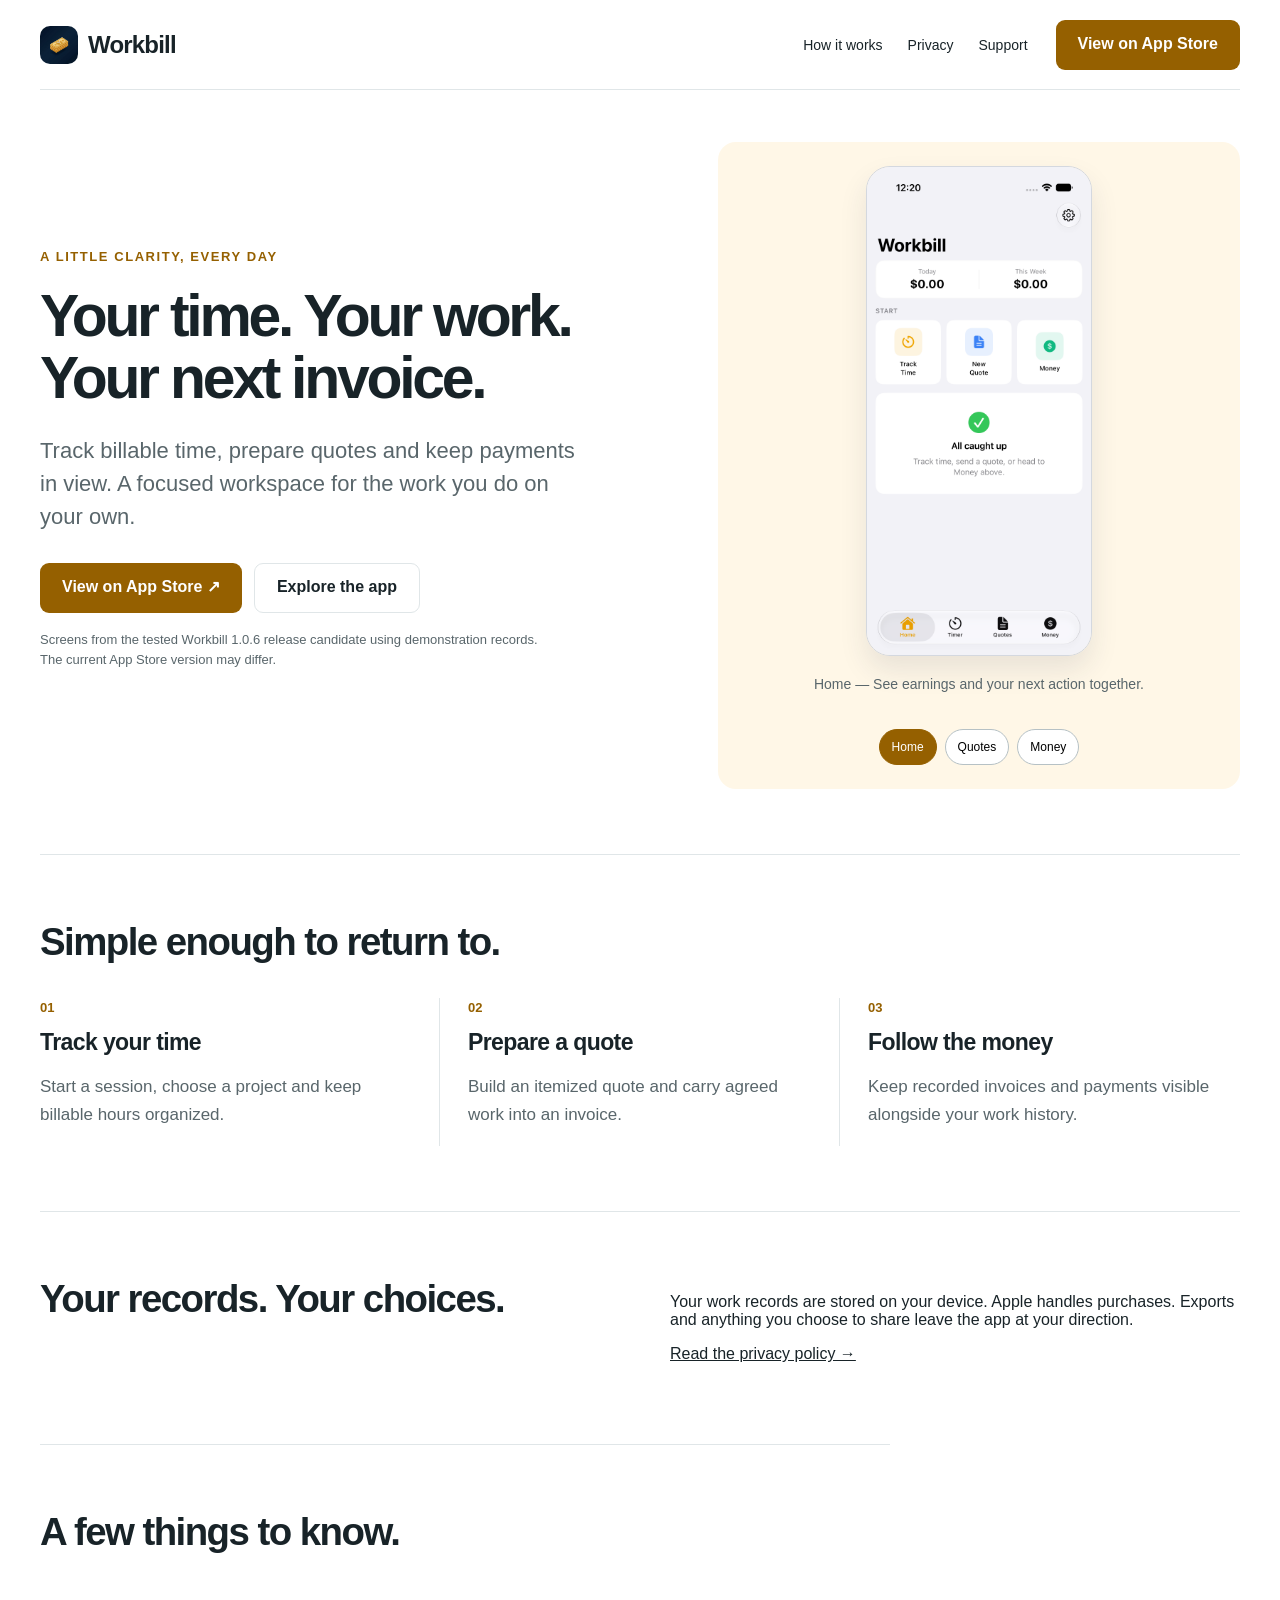
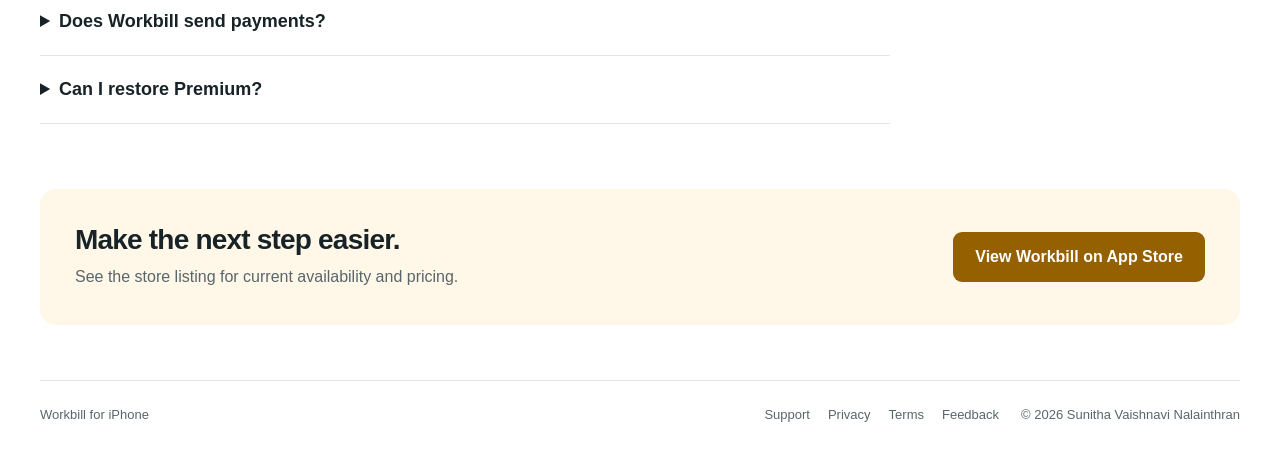
<file: index.html>
<!DOCTYPE html>
<html lang="en">
<head>
    <meta charset="UTF-8">
    <meta name="viewport" content="width=device-width, initial-scale=1.0">
    <title>Workbill</title>
    <meta http-equiv="refresh" content="0; url=https://gautam-u.github.io/workbill/">
</head>
<body>
    <p>Redirecting to <a href="https://gautam-u.github.io/workbill/">Workbill website</a>...</p>
</body>
</html>
</file>
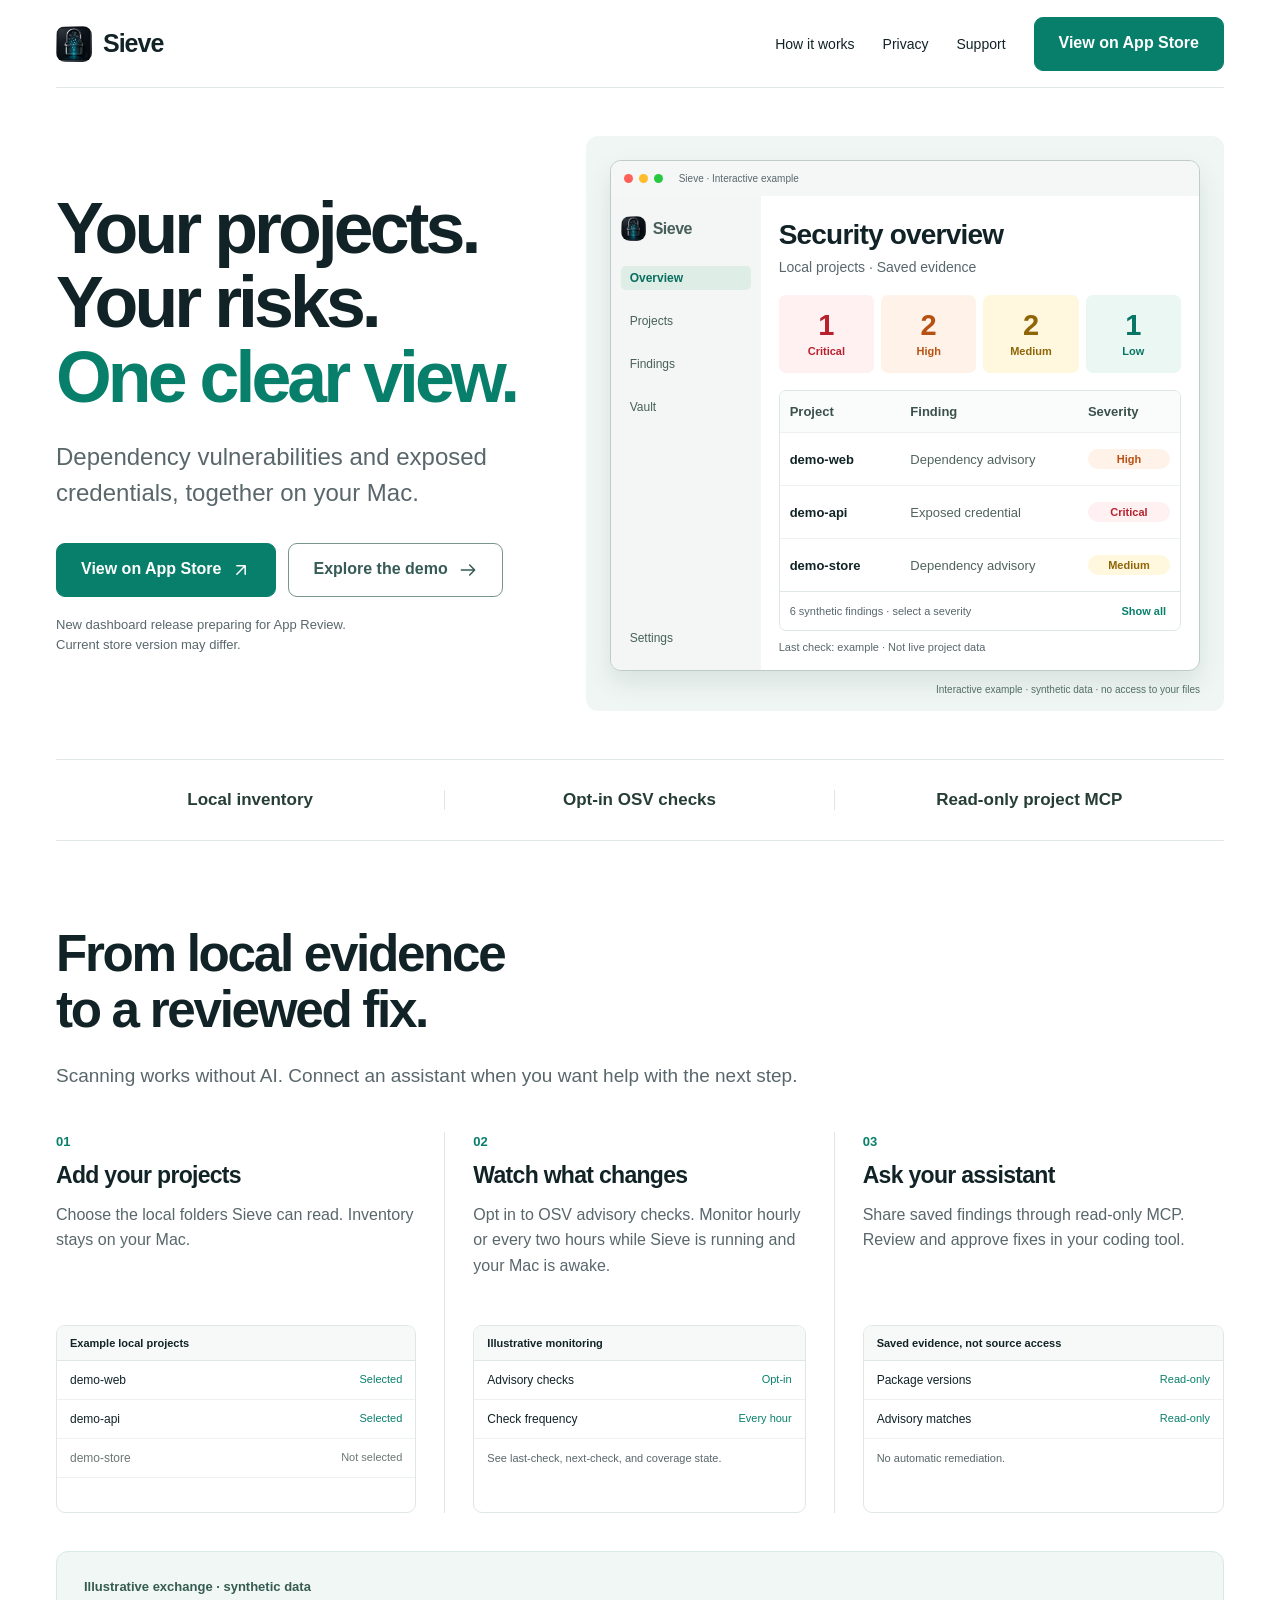
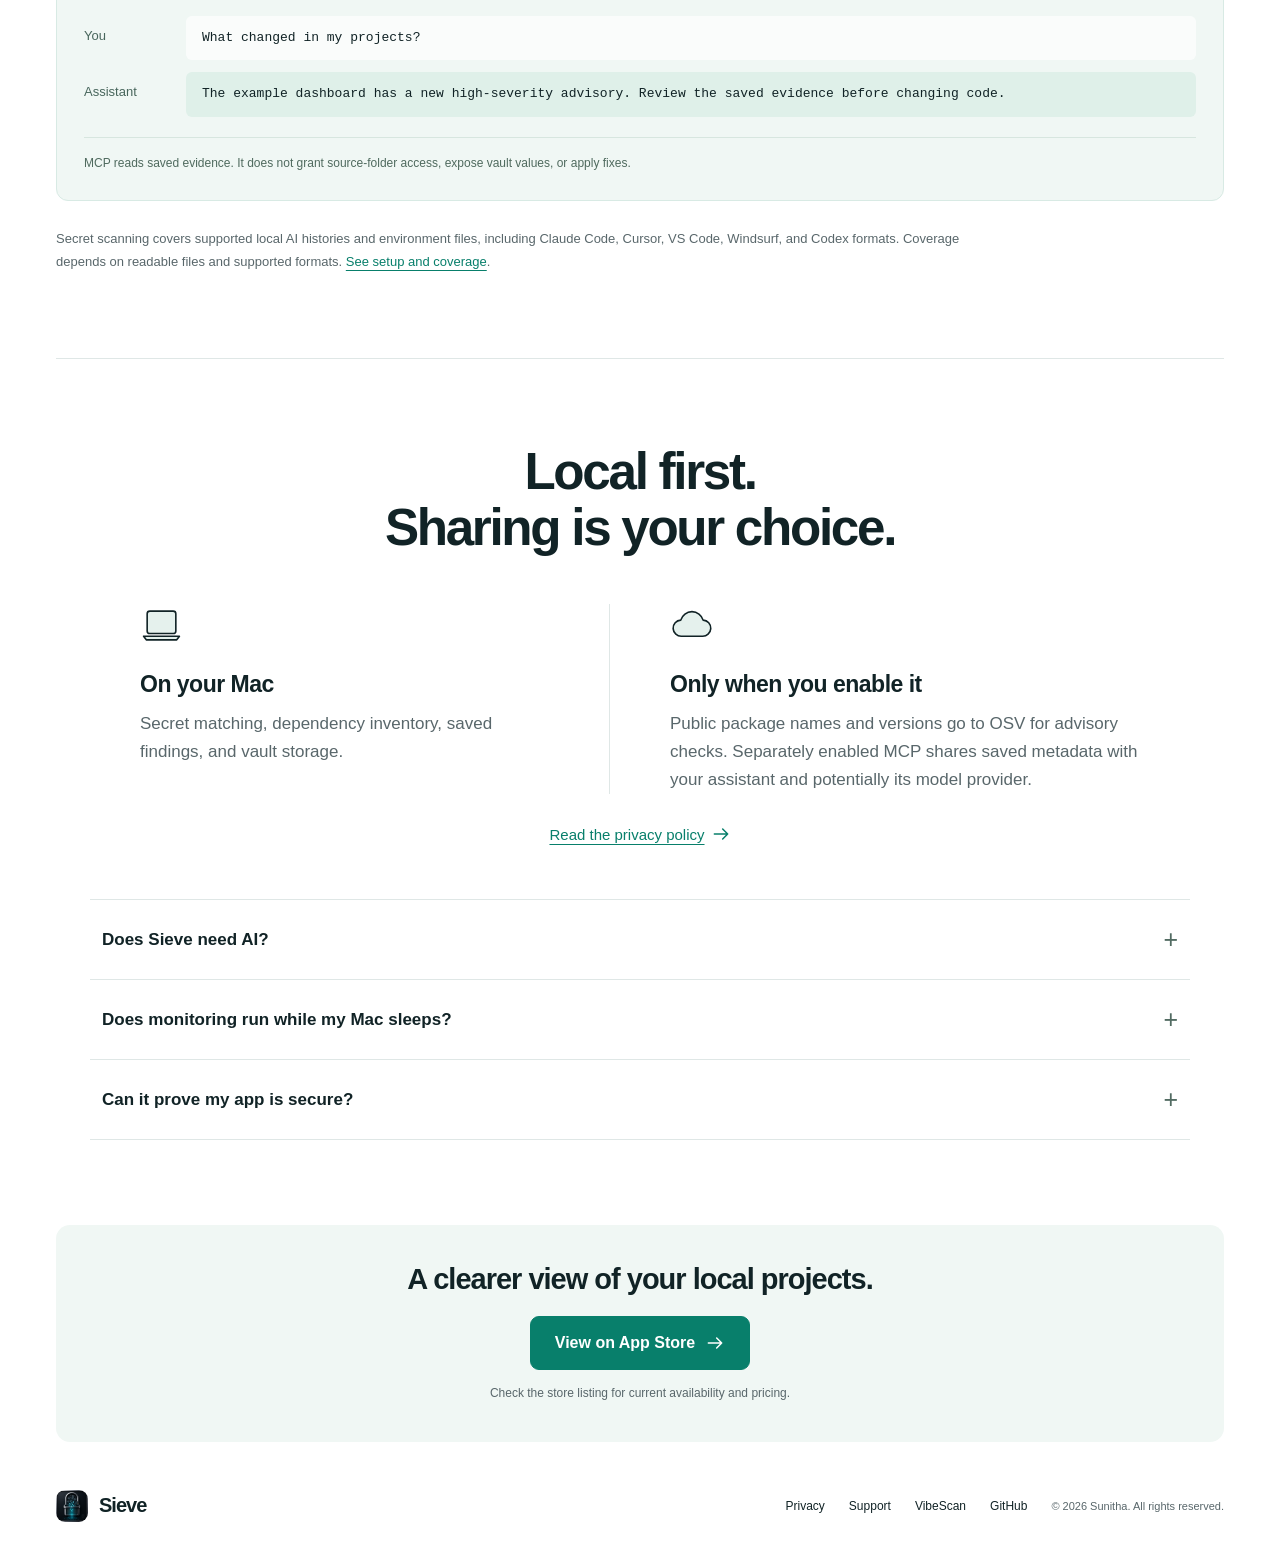
<file: sieve/index.html>
<!DOCTYPE html>
<html lang="en">
<head>
  <meta charset="UTF-8">
  <meta name="viewport" content="width=device-width, initial-scale=1.0">
  <title>Sieve — Local Security Dashboard for Mac</title>
  <meta name="description" content="Dependency vulnerabilities and exposed credentials, together on your Mac. Explore Sieve's local security dashboard, opt-in monitoring, and read-only project MCP.">
  <meta property="og:title" content="Sieve — Your projects. Your risks. One clear view.">
  <meta property="og:description" content="A local security workspace for projects, dependencies, and exposed credentials. New dashboard release preparing for App Review.">
  <meta property="og:image" content="https://gautam-u.github.io/sieve/assets/app-icon-large.png">
  <meta property="og:url" content="https://gautam-u.github.io/sieve/">
  <meta name="twitter:card" content="summary">
  <link rel="canonical" href="https://gautam-u.github.io/sieve/">
  <link rel="icon" type="image/png" href="/sieve/assets/app-icon.png">
  <link rel="stylesheet" href="/sieve/styles.css">
  <script src="/sieve/demo.js" defer></script>
  <script src="/sieve/analytics.js" defer></script>
</head>
<body>
<a class="skip-link" href="#main">Skip to content</a>
<div class="shell">
  <header class="nav">
    <a class="brand" href="/sieve/" aria-label="Sieve home"><img src="/sieve/assets/app-icon.png" width="36" height="36" alt="">Sieve</a>
    <nav aria-label="Main navigation" class="nav-links"><a href="#how-it-works">How it works</a><a href="#privacy">Privacy</a><a href="/sieve/support/">Support</a></nav>
    <a class="button button-primary nav-cta" data-sieve-app-store href="https://apps.apple.com/app/id6767409365" target="_blank" rel="noopener noreferrer">View on App Store</a>
  </header>
  <main id="main">
    <section class="hero" aria-labelledby="hero-title">
      <div class="hero-copy">
        <h1 id="hero-title">Your projects.<br>Your risks.<br><span>One clear view.</span></h1>
        <p class="hero-description">Dependency vulnerabilities and exposed credentials, together on your Mac.</p>
        <div class="cta-row"><a class="button button-primary" data-sieve-app-store href="https://apps.apple.com/app/id6767409365" target="_blank" rel="noopener noreferrer">View on App Store <svg viewBox="0 0 24 24" aria-hidden="true"><path d="M7 17 17 7M7 7h10v10"/></svg></a><a class="button button-secondary" href="#demo">Explore the demo <svg viewBox="0 0 24 24" aria-hidden="true"><path d="M4 12h16m-6-6 6 6-6 6"/></svg></a></div>
        <p class="release-note">New dashboard release preparing for App Review.<br>Current store version may differ.</p>
      </div>
      <div class="product-stage" id="demo" tabindex="-1">
        <div class="demo-window" aria-label="Interactive synthetic security example, not a live scan or exact app screenshot">
          <div class="window-title"><span class="window-dots" aria-hidden="true"><i></i><i></i><i></i></span><span>Sieve · Interactive example</span></div>
          <div class="demo-layout">
            <aside class="demo-sidebar" aria-hidden="true"><div class="brand"><img src="/sieve/assets/app-icon.png" width="28" height="28" alt="">Sieve</div><span class="sidebar-selected">Overview</span><span>Projects</span><span>Findings</span><span>Vault</span><span class="sidebar-bottom">Settings</span></aside>
            <div class="demo-content">
              <h2>Security overview</h2><p class="demo-subtitle">Local projects · Saved evidence</p>
              <div class="severity-controls" aria-label="Filter synthetic findings by severity">
                <button class="severity critical" data-severity="Critical" aria-pressed="false"><strong>1</strong><span>Critical</span></button><button class="severity high" data-severity="High" aria-pressed="false"><strong>2</strong><span>High</span></button><button class="severity medium" data-severity="Medium" aria-pressed="false"><strong>2</strong><span>Medium</span></button><button class="severity low" data-severity="Low" aria-pressed="false"><strong>1</strong><span>Low</span></button>
              </div>
              <div class="demo-table"><div class="finding-head"><span>Project</span><span>Finding</span><span>Severity</span></div><div class="finding-rows">
                <div class="finding-row" data-finding-severity="High"><strong>demo-web</strong><span>Dependency advisory</span><span class="severity-label high">High</span></div>
                <div class="finding-row" data-finding-severity="Critical"><strong>demo-api</strong><span>Exposed credential</span><span class="severity-label critical">Critical</span></div>
                <div class="finding-row" data-finding-severity="Medium"><strong>demo-store</strong><span>Dependency advisory</span><span class="severity-label medium">Medium</span></div>
                <div class="finding-row" data-finding-severity="High"><strong>demo-api</strong><span>Dependency advisory</span><span class="severity-label high">High</span></div>
                <div class="finding-row" data-finding-severity="Medium"><strong>demo-web</strong><span>Exposed credential</span><span class="severity-label medium">Medium</span></div>
                <div class="finding-row" data-finding-severity="Low"><strong>demo-store</strong><span>Dependency advisory</span><span class="severity-label low">Low</span></div>
              </div><div class="table-status"><span id="demo-status" role="status" aria-live="polite">6 synthetic findings · select a severity</span><button class="text-button" id="reset-demo" type="button">Show all</button></div></div>
              <p class="demo-footnote">Last check: example · Not live project data</p>
            </div>
          </div>
        </div><p class="stage-caption">Interactive example · synthetic data · no access to your files</p>
      </div>
    </section>
    <div class="capability-strip" aria-label="Core capabilities"><span>Local inventory</span><span>Opt-in OSV checks</span><span>Read-only project MCP</span></div>
    <section class="section workflow" id="how-it-works" aria-labelledby="workflow-title">
      <h2 class="section-title" id="workflow-title">From local evidence<br>to a reviewed fix.</h2>
      <p class="section-sub">Scanning works without AI. Connect an assistant when you want help with the next step.</p>
      <div class="workflow-steps">
        <article><span class="step-num">01</span><h3>Add your projects</h3><p>Choose the local folders Sieve can read. Inventory stays on your Mac.</p><div class="mini-preview"><div class="mini-title">Example local projects</div><div class="project-line"><span>demo-web</span><span>Selected</span></div><div class="project-line"><span>demo-api</span><span>Selected</span></div><div class="project-line muted"><span>demo-store</span><span>Not selected</span></div></div></article>
        <article><span class="step-num">02</span><h3>Watch what changes</h3><p>Opt in to OSV advisory checks. Monitor hourly or every two hours while Sieve is running and your Mac is awake.</p><div class="mini-preview"><div class="mini-title">Illustrative monitoring</div><div class="project-line"><span>Advisory checks</span><span>Opt-in</span></div><div class="project-line"><span>Check frequency</span><span>Every hour</span></div><p class="mini-note">See last-check, next-check, and coverage state.</p></div></article>
        <article><span class="step-num">03</span><h3>Ask your assistant</h3><p>Share saved findings through read-only MCP. Review and approve fixes in your coding tool.</p><div class="mini-preview"><div class="mini-title">Saved evidence, not source access</div><div class="project-line"><span>Package versions</span><span>Read-only</span></div><div class="project-line"><span>Advisory matches</span><span>Read-only</span></div><p class="mini-note">No automatic remediation.</p></div></article>
      </div>
      <div class="assistant-example"><h3>Illustrative exchange · synthetic data</h3><dl><div><dt>You</dt><dd>What changed in my projects?</dd></div><div><dt>Assistant</dt><dd>The example dashboard has a new high-severity advisory. Review the saved evidence before changing code.</dd></div></dl><p>MCP reads saved evidence. It does not grant source-folder access, expose vault values, or apply fixes.</p></div>
      <p class="coverage-note">Secret scanning covers supported local AI histories and environment files, including Claude Code, Cursor, VS Code, Windsurf, and Codex formats. Coverage depends on readable files and supported formats. <a href="/sieve/support/">See setup and coverage</a>.</p>
    </section>
    <section class="section privacy-section" id="privacy" aria-labelledby="privacy-title">
      <h2 class="section-title" id="privacy-title">Local first.<br>Sharing is your choice.</h2>
      <div class="privacy-columns"><div><svg class="privacy-icon" viewBox="0 0 48 48" aria-hidden="true"><rect x="8" y="8" width="32" height="25" rx="3"/><path d="M4 36h40l-3 4H7z"/></svg><h3>On your Mac</h3><p>Secret matching, dependency inventory, saved findings, and vault storage.</p></div><div><svg class="privacy-icon" viewBox="0 0 48 48" aria-hidden="true"><path d="M13 36a9 9 0 0 1-1-18 13 13 0 0 1 25 0 9 9 0 0 1-1 18Z"/></svg><h3>Only when you enable it</h3><p>Public package names and versions go to OSV for advisory checks. Separately enabled MCP shares saved metadata with your assistant and potentially its model provider.</p></div></div>
      <a class="privacy-link" href="/sieve/privacy/">Read the privacy policy <svg viewBox="0 0 24 24" aria-hidden="true"><path d="M4 12h16m-6-6 6 6-6 6"/></svg></a>
      <div class="faq"><details><summary>Does Sieve need AI?</summary><p>No. Local inventory, secret matching, and advisory checks work without AI. A compatible assistant is optional for interpreting saved evidence and helping you review fixes.</p></details><details><summary>Does monitoring run while my Mac sleeps?</summary><p>No. Scheduled checks need Sieve running and your Mac awake, with project access and monitoring consent still enabled. Check the last successful check and coverage status before acting.</p></details><details><summary>Can it prove my app is secure?</summary><p>No. Sieve reports evidence within supported local formats and available advisory coverage. Missing findings are not proof of safety, a disappearing advisory is not a verified fix, and local dependencies may differ from deployed code.</p></details></div>
    </section>
    <section class="closing"><h2>A clearer view of your local projects.</h2><a class="button button-primary" data-sieve-app-store href="https://apps.apple.com/app/id6767409365" target="_blank" rel="noopener noreferrer">View on App Store <svg viewBox="0 0 24 24" aria-hidden="true"><path d="M4 12h16m-6-6 6 6-6 6"/></svg></a><p>Check the store listing for current availability and pricing.</p></section>
  </main>
  <footer><a class="brand" href="/sieve/"><img src="/sieve/assets/app-icon.png" width="32" height="32" alt="">Sieve</a><nav aria-label="Footer navigation" class="footer-links"><a href="/sieve/privacy/">Privacy</a><a href="/sieve/support/">Support</a><a href="https://vibe-scan.app/">VibeScan</a><a href="https://github.com/gautam-u" target="_blank" rel="noopener noreferrer">GitHub</a></nav><span class="footer-copy">© 2026 Sunitha. All rights reserved.</span></footer>
</div>
</body>
</html>
</file>
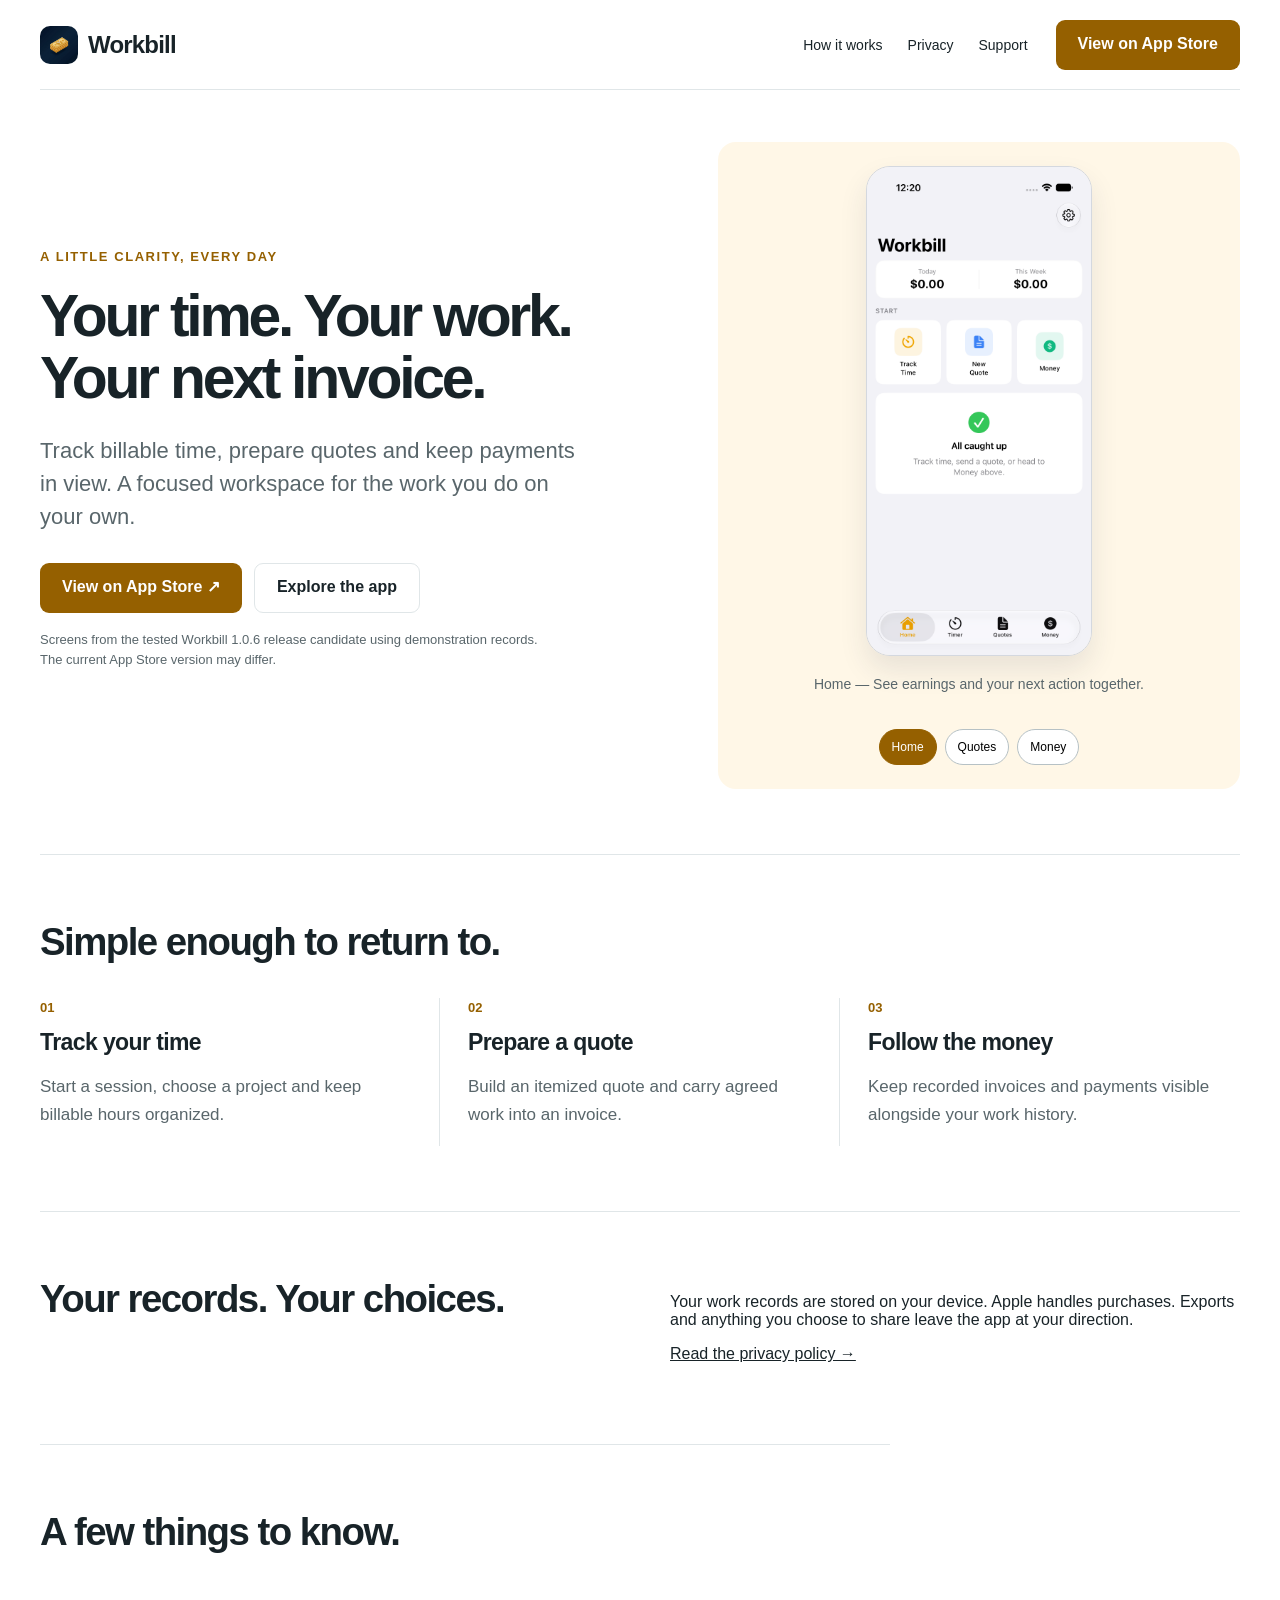
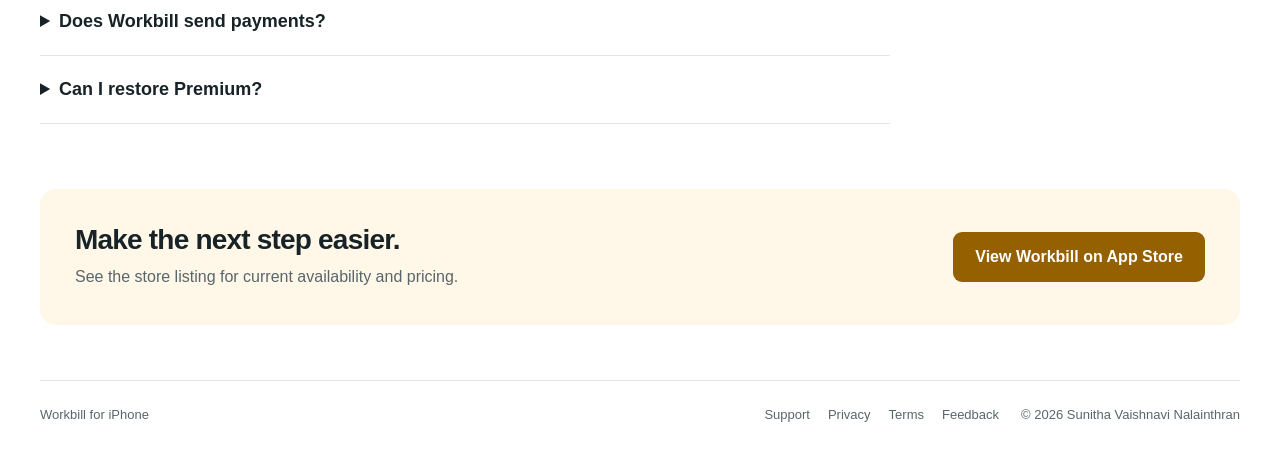
<file: workbill/index.html>
<!DOCTYPE html>
<html lang="en">
<head>
<meta charset="utf-8">
<meta name="viewport" content="width=device-width,initial-scale=1">
<title>Workbill — Your time. Your work. Your next invoice.</title>
<meta name="description" content="Track billable time, prepare quotes and keep payments in view. A focused workspace for the work you do on your own.">
<meta property="og:title" content="Workbill — Your time. Your work. Your next invoice.">
<meta property="og:description" content="Track billable time, prepare quotes and keep payments in view. A focused workspace for the work you do on your own.">
<meta property="og:image" content="https://gautam-u.github.io/workbill/assets/app-icon-current.png">
<link rel="icon" href="/workbill/assets/app-icon-current.png">
<link rel="stylesheet" href="/workbill/assets/site-v2.css">
<style>:root{--brand:#956000;--pale:#fff7e7}</style>
</head>
<body>
<a class="skip" href="#main">Skip to content</a>
<div class="shell">
<header class="nav">
<a class="brand" href="/workbill/">
<img src="/workbill/assets/app-icon-current.png" width="38" height="38" alt="">Workbill</a>
<nav aria-label="Main navigation">
<a href="/workbill/#how-it-works">How it works</a>
<a href="/workbill/privacy-policy/">Privacy</a>
<a href="/workbill/support/">Support</a>
</nav>
<a class="button primary" href="https://apps.apple.com/app/id6755194362">View on App Store</a>
</header>
<main id="main">
<section class="hero">
<div>
<span class="eyebrow">A little clarity, every day</span>
<h1>Your time. Your work.
Your next invoice.</h1>
<p class="intro">Track billable time, prepare quotes and keep payments in view. A focused workspace for the work you do on your own.</p>
<div class="actions">
<a class="button primary" href="https://apps.apple.com/app/id6755194362">View on App Store ↗</a>
<a class="button secondary" href="#screens">Explore the app</a>
</div>
<p class="release">Screens from the tested Workbill 1.0.6 release candidate using demonstration records. The current App Store version may differ.</p>
</div>
<div class="product" id="screens" data-gallery>
<a class="gallery-link" href="/workbill/assets/screenshots-current/01.png" target="_blank" rel="noopener noreferrer" aria-label="Open full-size Workbill screenshot">
<img class="phone" src="/workbill/assets/screenshots-current/01.png" width="1260" height="2736" alt="Workbill: Home" fetchpriority="high">
</a>
<p class="caption" aria-live="polite">Home — See earnings and your next action together.</p>
<div class="gallery-controls" aria-label="Choose an app screen">
<button type="button" data-image="/workbill/assets/screenshots-current/01.png" data-alt="Workbill: Home" data-caption="Home — See earnings and your next action together." aria-pressed="true">Home</button>
<button type="button" data-image="/workbill/assets/screenshots-current/02.png" data-alt="Workbill: Quotes" data-caption="Quotes — See your draft work at a glance." aria-pressed="false">Quotes</button>
<button type="button" data-image="/workbill/assets/screenshots-current/03.png" data-alt="Workbill: Money" data-caption="Money — Track outstanding invoices." aria-pressed="false">Money</button>
</div>
</div>
</section>
<section class="section" id="how-it-works">
<h2>Simple enough to return to.</h2>
<div class="steps">
<article>
<span class="num">01</span>
<h3>Track your time</h3>
<p>Start a session, choose a project and keep billable hours organized.</p>
</article>
<article>
<span class="num">02</span>
<h3>Prepare a quote</h3>
<p>Build an itemized quote and carry agreed work into an invoice.</p>
</article>
<article>
<span class="num">03</span>
<h3>Follow the money</h3>
<p>Keep recorded invoices and payments visible alongside your work history.</p>
</article>
</div>
</section>
<section class="section privacy">
<h2>Your records.
Your choices.</h2>
<div>
<p>Your work records are stored on your device. Apple handles purchases. Exports and anything you choose to share leave the app at your direction.</p>
<p>
<a href="/workbill/privacy-policy/">Read the privacy policy →</a>
</p>
</div>
</section>
<section class="section faq">
<h2>A few things to know.</h2>
<details>
<summary>Does Workbill send payments?</summary>
<p>Workbill records your billing workflow. Recording a payment is not the same as transferring money or confirming a bank transaction.</p>
</details>
<details>
<summary>Can I restore Premium?</summary>
<p>Use Restore Purchases in the app with the Apple Account used for the purchase.</p>
</details>
</section>
<section class="closing">
<div>
<h2>Make the next step easier.</h2>
<p>See the store listing for current availability and pricing.</p>
</div>
<a class="button primary" href="https://apps.apple.com/app/id6755194362">View Workbill on App Store</a>
</section>
</main>
<script src="/workbill/assets/gallery.js" defer>
</script>
<footer>
<span>Workbill for iPhone</span>
<nav aria-label="Footer navigation">
<a href="/workbill/support/">Support</a>
<a href="/workbill/privacy-policy/">Privacy</a>
<a href="/workbill/terms/">Terms</a>
<a href="https://apps.apple.com/app/id6755194362?action=write-review">Feedback</a>
</nav>
<span>© 2026 Sunitha Vaishnavi Nalainthran</span>
</footer>
</div>
</body>
</html>
</file>
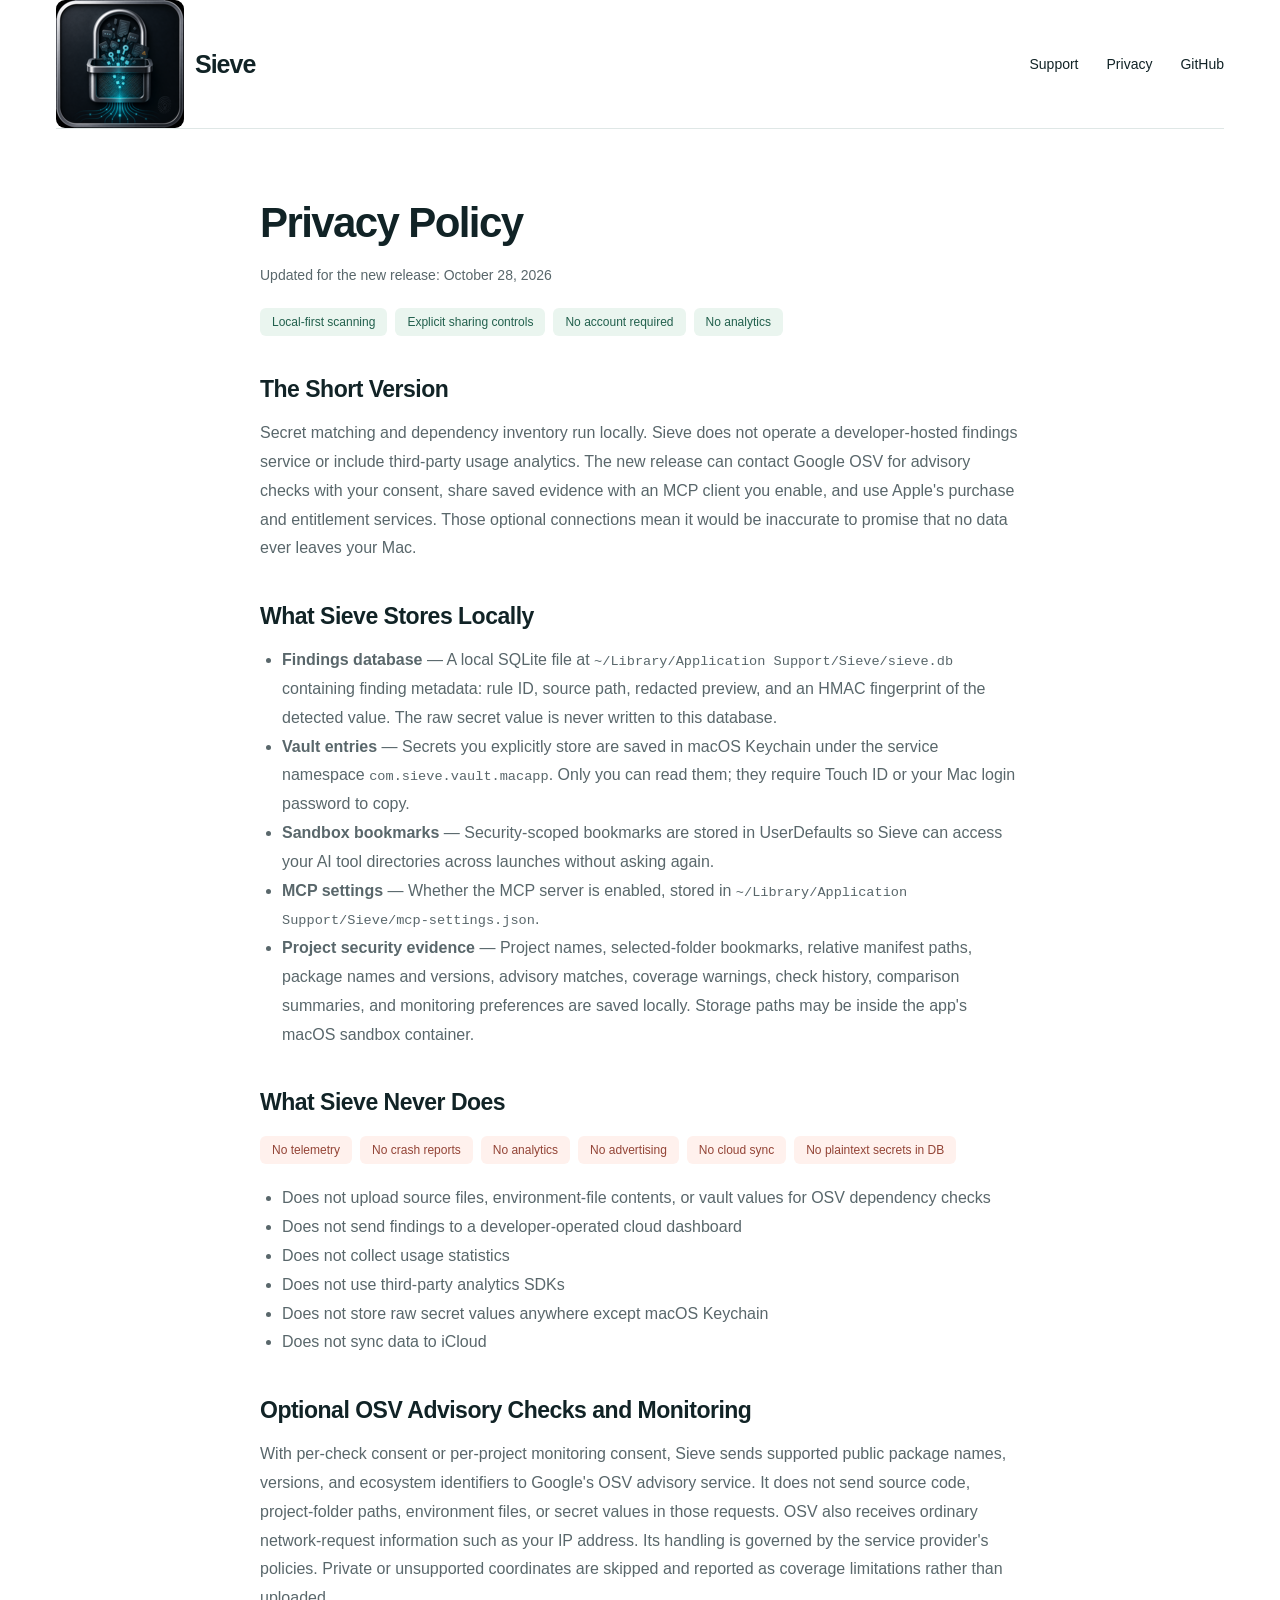
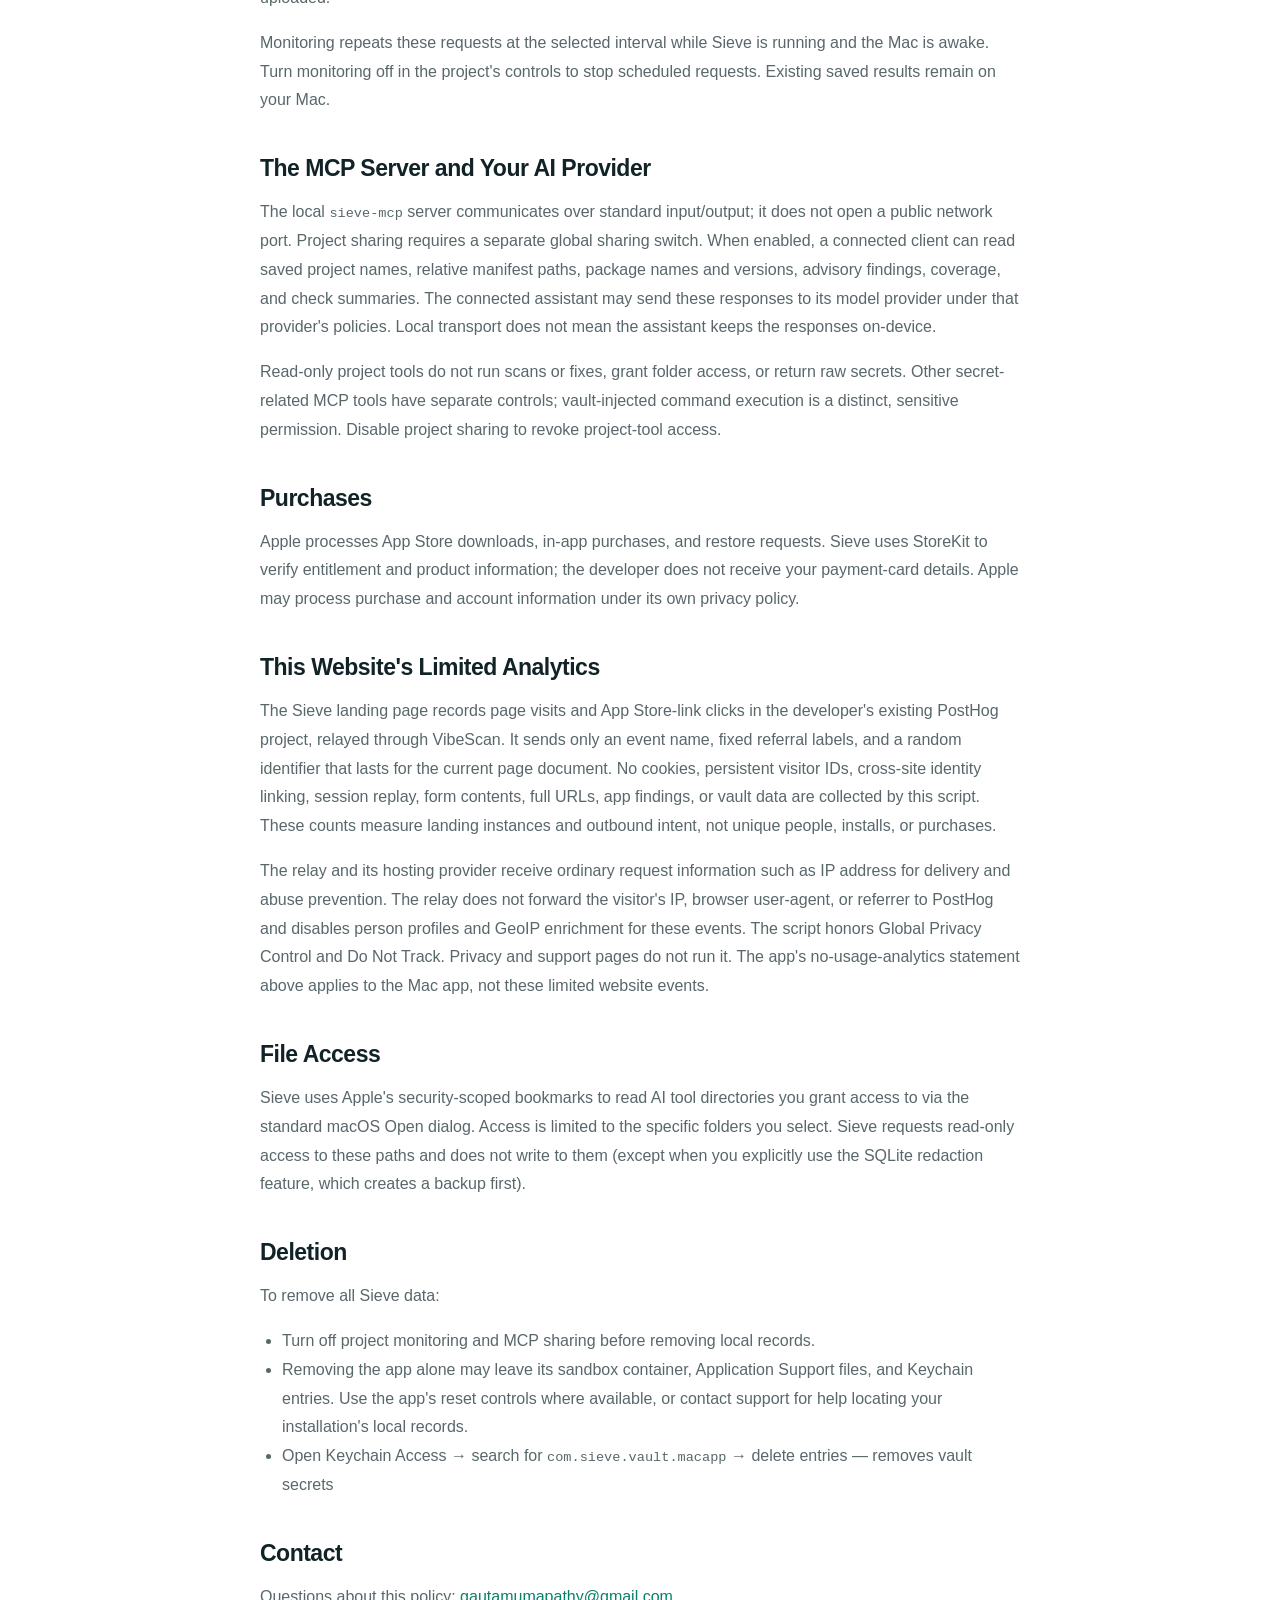
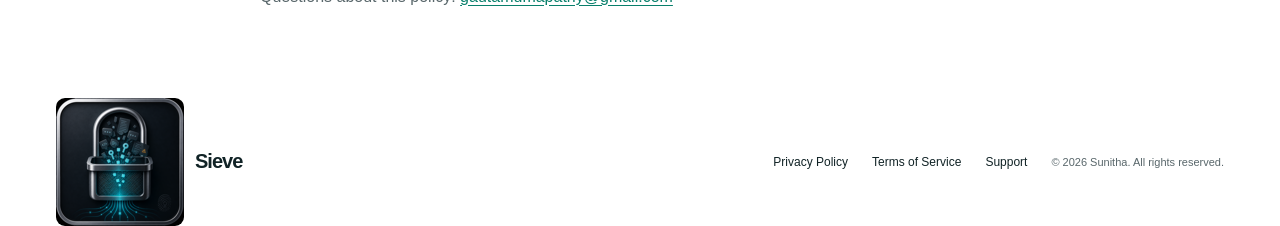
<file: sieve/privacy/index.html>
<!DOCTYPE html>
<html lang="en">
<head>
  <meta charset="UTF-8">
  <meta name="viewport" content="width=device-width, initial-scale=1.0">
  <title>Privacy Policy — Sieve</title>
  <meta name="description" content="Sieve privacy: local scanning and storage, optional OSV advisory requests, separately enabled MCP sharing, and Apple purchase services.">
  <link rel="icon" type="image/png" href="/sieve/assets/app-icon.png">
  <link rel="stylesheet" href="/sieve/styles.css">
</head>
<body>
<div class="shell">
  <nav class="nav">
    <a class="brand" href="/sieve/">
      <img src="/sieve/assets/app-icon.png" alt="Sieve icon">
      Sieve
    </a>
    <div class="nav-links">
      <a href="/sieve/support/">Support</a>
      <a href="/sieve/privacy/">Privacy</a>
      <a href="https://github.com/gautam-u" target="_blank">GitHub</a>
    </div>
  </nav>

  <main>
    <div class="content-page">
      <h1>Privacy Policy</h1>
      <p class="subtitle">Updated for the new release: October 28, 2026</p>

      <div class="badge-row">
        <span class="badge">Local-first scanning</span>
        <span class="badge">Explicit sharing controls</span>
        <span class="badge">No account required</span>
        <span class="badge">No analytics</span>
      </div>

      <h2>The Short Version</h2>
      <p>Secret matching and dependency inventory run locally. Sieve does not operate a developer-hosted findings service or include third-party usage analytics. The new release can contact Google OSV for advisory checks with your consent, share saved evidence with an MCP client you enable, and use Apple's purchase and entitlement services. Those optional connections mean it would be inaccurate to promise that no data ever leaves your Mac.</p>

      <h2>What Sieve Stores Locally</h2>
      <ul>
        <li><strong>Findings database</strong> — A local SQLite file at <code>~/Library/Application Support/Sieve/sieve.db</code> containing finding metadata: rule ID, source path, redacted preview, and an HMAC fingerprint of the detected value. The raw secret value is never written to this database.</li>
        <li><strong>Vault entries</strong> — Secrets you explicitly store are saved in macOS Keychain under the service namespace <code>com.sieve.vault.macapp</code>. Only you can read them; they require Touch ID or your Mac login password to copy.</li>
        <li><strong>Sandbox bookmarks</strong> — Security-scoped bookmarks are stored in UserDefaults so Sieve can access your AI tool directories across launches without asking again.</li>
        <li><strong>MCP settings</strong> — Whether the MCP server is enabled, stored in <code>~/Library/Application Support/Sieve/mcp-settings.json</code>.</li>
        <li><strong>Project security evidence</strong> — Project names, selected-folder bookmarks, relative manifest paths, package names and versions, advisory matches, coverage warnings, check history, comparison summaries, and monitoring preferences are saved locally. Storage paths may be inside the app's macOS sandbox container.</li>
      </ul>

      <h2>What Sieve Never Does</h2>
      <div class="badge-row">
        <span class="badge red">No telemetry</span>
        <span class="badge red">No crash reports</span>
        <span class="badge red">No analytics</span>
        <span class="badge red">No advertising</span>
        <span class="badge red">No cloud sync</span>
        <span class="badge red">No plaintext secrets in DB</span>
      </div>
      <ul>
        <li>Does not upload source files, environment-file contents, or vault values for OSV dependency checks</li>
        <li>Does not send findings to a developer-operated cloud dashboard</li>
        <li>Does not collect usage statistics</li>
        <li>Does not use third-party analytics SDKs</li>
        <li>Does not store raw secret values anywhere except macOS Keychain</li>
        <li>Does not sync data to iCloud</li>
      </ul>

      <h2>Optional OSV Advisory Checks and Monitoring</h2>
      <p>With per-check consent or per-project monitoring consent, Sieve sends supported public package names, versions, and ecosystem identifiers to Google's OSV advisory service. It does not send source code, project-folder paths, environment files, or secret values in those requests. OSV also receives ordinary network-request information such as your IP address. Its handling is governed by the service provider's policies. Private or unsupported coordinates are skipped and reported as coverage limitations rather than uploaded.</p>
      <p>Monitoring repeats these requests at the selected interval while Sieve is running and the Mac is awake. Turn monitoring off in the project's controls to stop scheduled requests. Existing saved results remain on your Mac.</p>

      <h2>The MCP Server and Your AI Provider</h2>
      <p>The local <code>sieve-mcp</code> server communicates over standard input/output; it does not open a public network port. Project sharing requires a separate global sharing switch. When enabled, a connected client can read saved project names, relative manifest paths, package names and versions, advisory findings, coverage, and check summaries. The connected assistant may send these responses to its model provider under that provider's policies. Local transport does not mean the assistant keeps the responses on-device.</p>
      <p>Read-only project tools do not run scans or fixes, grant folder access, or return raw secrets. Other secret-related MCP tools have separate controls; vault-injected command execution is a distinct, sensitive permission. Disable project sharing to revoke project-tool access.</p>

      <h2>Purchases</h2>
      <p>Apple processes App Store downloads, in-app purchases, and restore requests. Sieve uses StoreKit to verify entitlement and product information; the developer does not receive your payment-card details. Apple may process purchase and account information under its own privacy policy.</p>

      <h2>This Website's Limited Analytics</h2>
      <p>The Sieve landing page records page visits and App Store-link clicks in the developer's existing PostHog project, relayed through VibeScan. It sends only an event name, fixed referral labels, and a random identifier that lasts for the current page document. No cookies, persistent visitor IDs, cross-site identity linking, session replay, form contents, full URLs, app findings, or vault data are collected by this script. These counts measure landing instances and outbound intent, not unique people, installs, or purchases.</p>
      <p>The relay and its hosting provider receive ordinary request information such as IP address for delivery and abuse prevention. The relay does not forward the visitor's IP, browser user-agent, or referrer to PostHog and disables person profiles and GeoIP enrichment for these events. The script honors Global Privacy Control and Do Not Track. Privacy and support pages do not run it. The app's no-usage-analytics statement above applies to the Mac app, not these limited website events.</p>

      <h2>File Access</h2>
      <p>Sieve uses Apple's security-scoped bookmarks to read AI tool directories you grant access to via the standard macOS Open dialog. Access is limited to the specific folders you select. Sieve requests read-only access to these paths and does not write to them (except when you explicitly use the SQLite redaction feature, which creates a backup first).</p>

      <h2>Deletion</h2>
      <p>To remove all Sieve data:</p>
      <ul>
        <li>Turn off project monitoring and MCP sharing before removing local records.</li>
        <li>Removing the app alone may leave its sandbox container, Application Support files, and Keychain entries. Use the app's reset controls where available, or contact support for help locating your installation's local records.</li>
        <li>Open Keychain Access → search for <code>com.sieve.vault.macapp</code> → delete entries — removes vault secrets</li>
      </ul>

      <h2>Contact</h2>
      <p>Questions about this policy: <a href="mailto:gautamumapathy@gmail.com">gautamumapathy@gmail.com</a></p>
    </div>
  </main>

  <footer>
    <div class="footer-inner">
      <a class="brand" href="/sieve/">
        <img src="/sieve/assets/app-icon.png" alt="Sieve icon">
        Sieve
      </a>
      <ul class="footer-links">
        <li><a href="/sieve/privacy/">Privacy Policy</a></li>
        <li><a href="/sieve/terms/">Terms of Service</a></li>
        <li><a href="/sieve/support/">Support</a></li>
      </ul>
      <span class="footer-copy">&copy; 2026 Sunitha. All rights reserved.</span>
    </div>
  </footer>
</div>
</body>
</html>
</file>
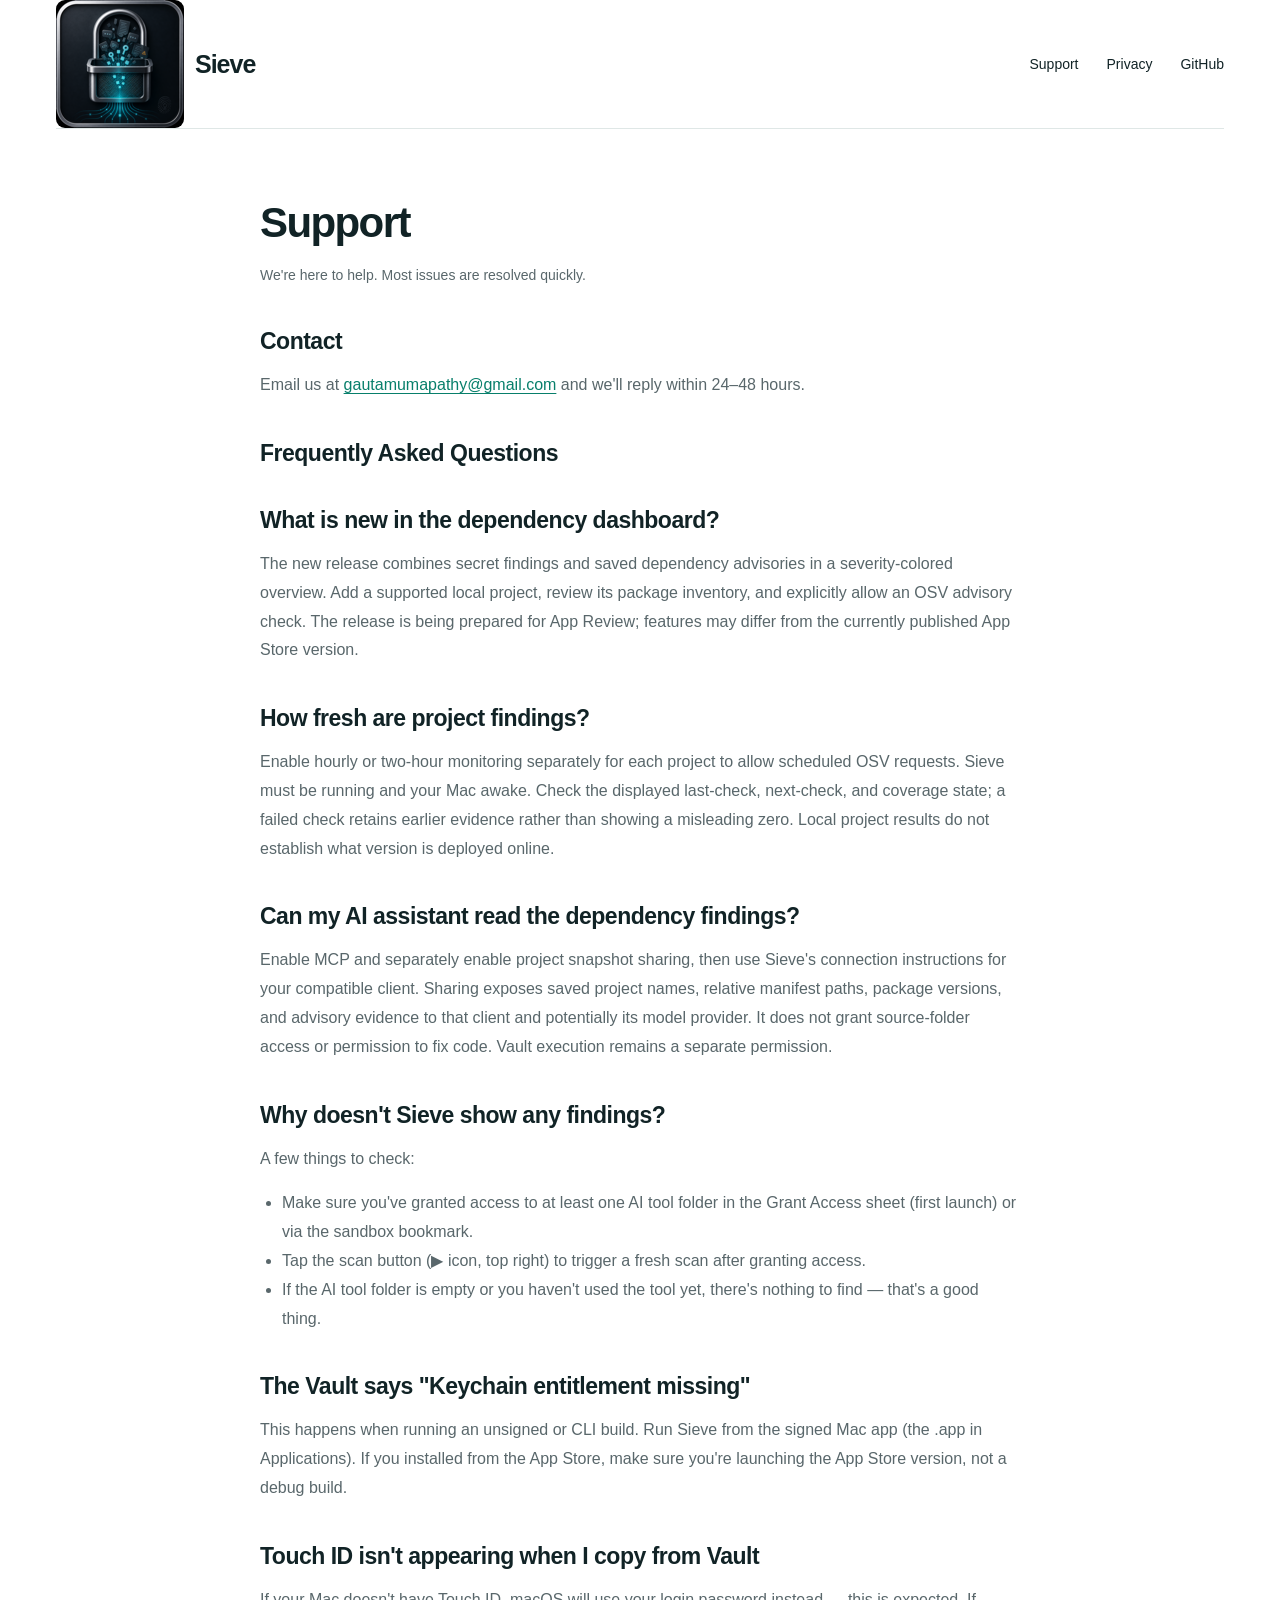
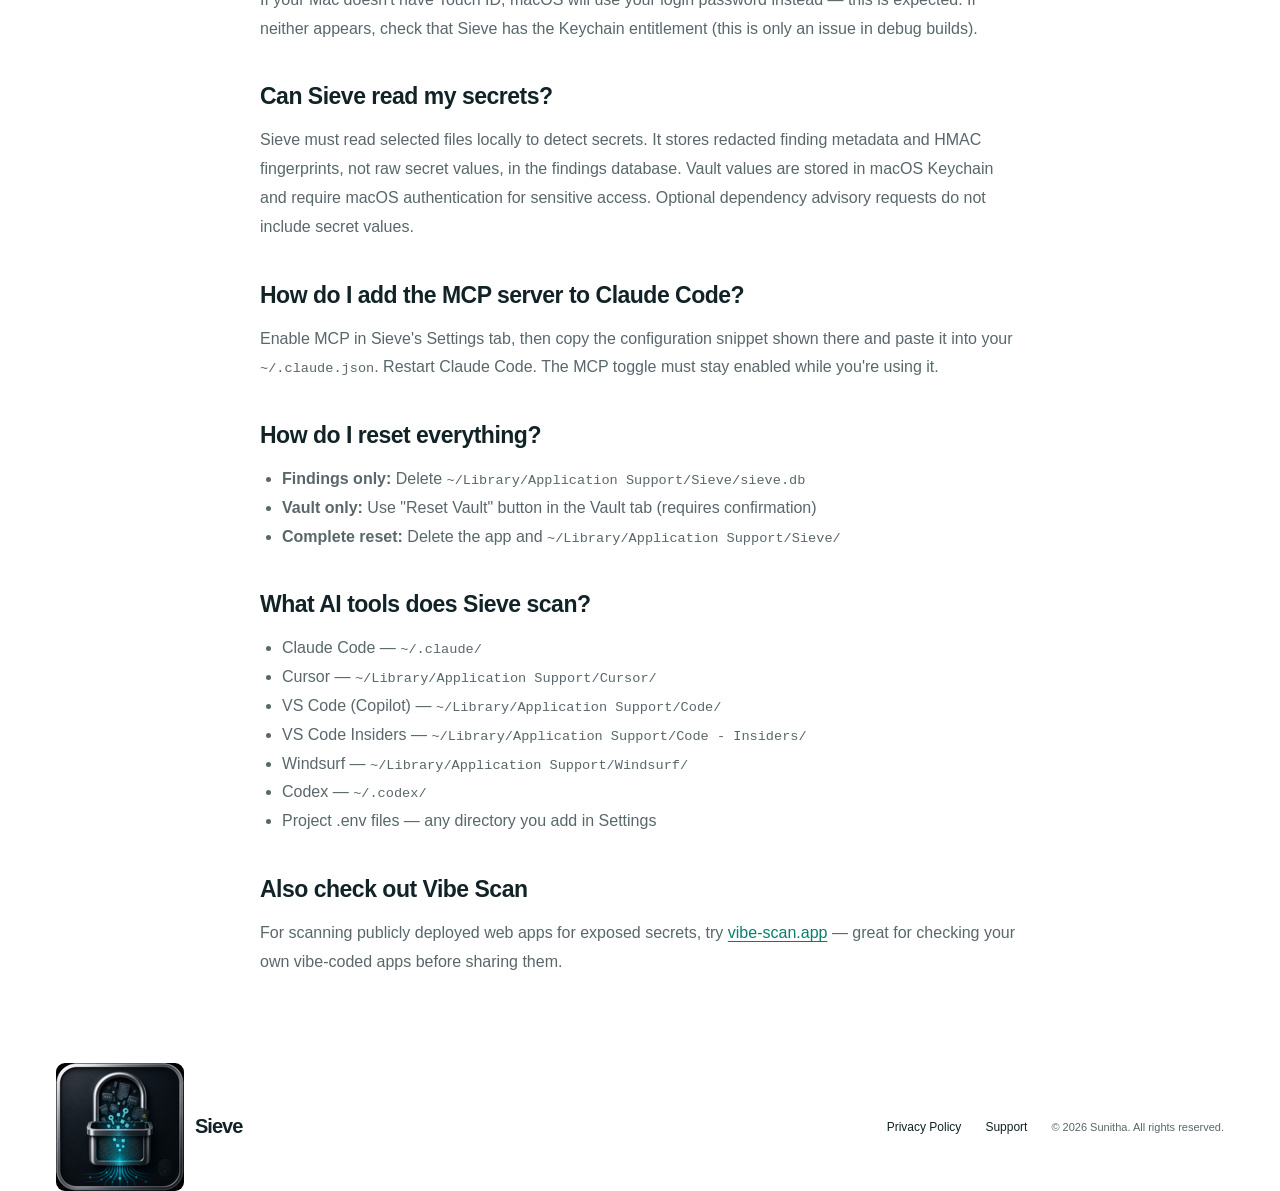
<file: sieve/support/index.html>
<!DOCTYPE html>
<html lang="en">
<head>
  <meta charset="UTF-8">
  <meta name="viewport" content="width=device-width, initial-scale=1.0">
  <title>Support — Sieve</title>
  <meta name="description" content="Support for Sieve — AI secret scanner for Mac.">
  <link rel="icon" type="image/png" href="/sieve/assets/app-icon.png">
  <link rel="stylesheet" href="/sieve/styles.css">
</head>
<body>
<div class="shell">
  <nav class="nav">
    <a class="brand" href="/sieve/">
      <img src="/sieve/assets/app-icon.png" alt="Sieve icon">
      Sieve
    </a>
    <div class="nav-links">
      <a href="/sieve/support/">Support</a>
      <a href="/sieve/privacy/">Privacy</a>
      <a href="https://github.com/gautam-u" target="_blank">GitHub</a>
    </div>
  </nav>

  <main>
    <div class="content-page">
      <h1>Support</h1>
      <p class="subtitle">We're here to help. Most issues are resolved quickly.</p>

      <h2>Contact</h2>
      <p>Email us at <a href="mailto:gautamumapathy@gmail.com">gautamumapathy@gmail.com</a> and we'll reply within 24–48 hours.</p>

      <h2>Frequently Asked Questions</h2>

      <h2>What is new in the dependency dashboard?</h2>
      <p>The new release combines secret findings and saved dependency advisories in a severity-colored overview. Add a supported local project, review its package inventory, and explicitly allow an OSV advisory check. The release is being prepared for App Review; features may differ from the currently published App Store version.</p>

      <h2>How fresh are project findings?</h2>
      <p>Enable hourly or two-hour monitoring separately for each project to allow scheduled OSV requests. Sieve must be running and your Mac awake. Check the displayed last-check, next-check, and coverage state; a failed check retains earlier evidence rather than showing a misleading zero. Local project results do not establish what version is deployed online.</p>

      <h2>Can my AI assistant read the dependency findings?</h2>
      <p>Enable MCP and separately enable project snapshot sharing, then use Sieve's connection instructions for your compatible client. Sharing exposes saved project names, relative manifest paths, package versions, and advisory evidence to that client and potentially its model provider. It does not grant source-folder access or permission to fix code. Vault execution remains a separate permission.</p>

      <h2>Why doesn't Sieve show any findings?</h2>
      <p>A few things to check:</p>
      <ul>
        <li>Make sure you've granted access to at least one AI tool folder in the Grant Access sheet (first launch) or via the sandbox bookmark.</li>
        <li>Tap the scan button (&#x25B6; icon, top right) to trigger a fresh scan after granting access.</li>
        <li>If the AI tool folder is empty or you haven't used the tool yet, there's nothing to find — that's a good thing.</li>
      </ul>

      <h2>The Vault says "Keychain entitlement missing"</h2>
      <p>This happens when running an unsigned or CLI build. Run Sieve from the signed Mac app (the .app in Applications). If you installed from the App Store, make sure you're launching the App Store version, not a debug build.</p>

      <h2>Touch ID isn't appearing when I copy from Vault</h2>
      <p>If your Mac doesn't have Touch ID, macOS will use your login password instead — this is expected. If neither appears, check that Sieve has the Keychain entitlement (this is only an issue in debug builds).</p>

      <h2>Can Sieve read my secrets?</h2>
      <p>Sieve must read selected files locally to detect secrets. It stores redacted finding metadata and HMAC fingerprints, not raw secret values, in the findings database. Vault values are stored in macOS Keychain and require macOS authentication for sensitive access. Optional dependency advisory requests do not include secret values.</p>

      <h2>How do I add the MCP server to Claude Code?</h2>
      <p>Enable MCP in Sieve's Settings tab, then copy the configuration snippet shown there and paste it into your <code>~/.claude.json</code>. Restart Claude Code. The MCP toggle must stay enabled while you're using it.</p>

      <h2>How do I reset everything?</h2>
      <ul>
        <li><strong>Findings only:</strong> Delete <code>~/Library/Application Support/Sieve/sieve.db</code></li>
        <li><strong>Vault only:</strong> Use "Reset Vault" button in the Vault tab (requires confirmation)</li>
        <li><strong>Complete reset:</strong> Delete the app and <code>~/Library/Application Support/Sieve/</code></li>
      </ul>

      <h2>What AI tools does Sieve scan?</h2>
      <ul>
        <li>Claude Code — <code>~/.claude/</code></li>
        <li>Cursor — <code>~/Library/Application Support/Cursor/</code></li>
        <li>VS Code (Copilot) — <code>~/Library/Application Support/Code/</code></li>
        <li>VS Code Insiders — <code>~/Library/Application Support/Code - Insiders/</code></li>
        <li>Windsurf — <code>~/Library/Application Support/Windsurf/</code></li>
        <li>Codex — <code>~/.codex/</code></li>
        <li>Project .env files — any directory you add in Settings</li>
      </ul>

      <h2>Also check out Vibe Scan</h2>
      <p>For scanning publicly deployed web apps for exposed secrets, try <a href="https://vibe-scan.app" target="_blank">vibe-scan.app</a> — great for checking your own vibe-coded apps before sharing them.</p>
    </div>
  </main>

  <footer>
    <div class="footer-inner">
      <a class="brand" href="/sieve/">
        <img src="/sieve/assets/app-icon.png" alt="Sieve icon">
        Sieve
      </a>
      <ul class="footer-links">
        <li><a href="/sieve/privacy/">Privacy Policy</a></li>
        <li><a href="/sieve/support/">Support</a></li>
      </ul>
      <span class="footer-copy">&copy; 2026 Sunitha. All rights reserved.</span>
    </div>
  </footer>
</div>
</body>
</html>
</file>
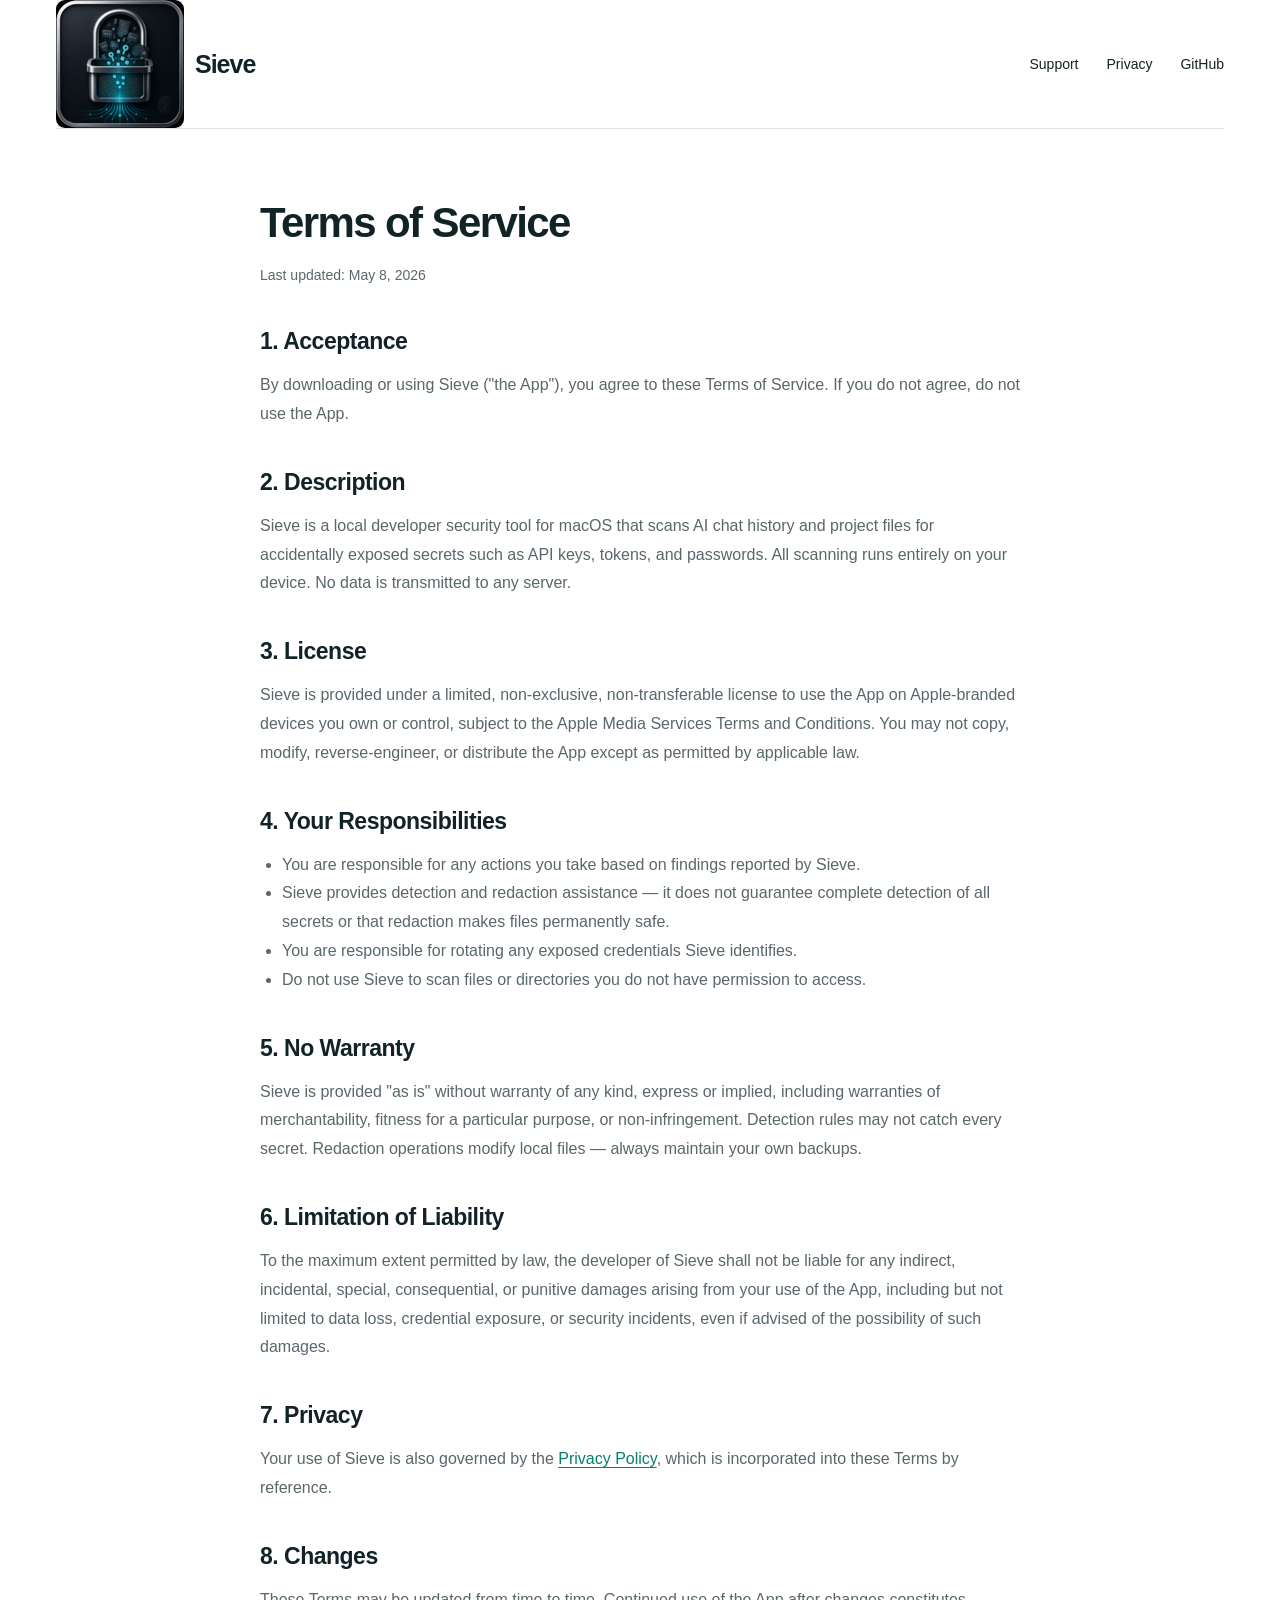
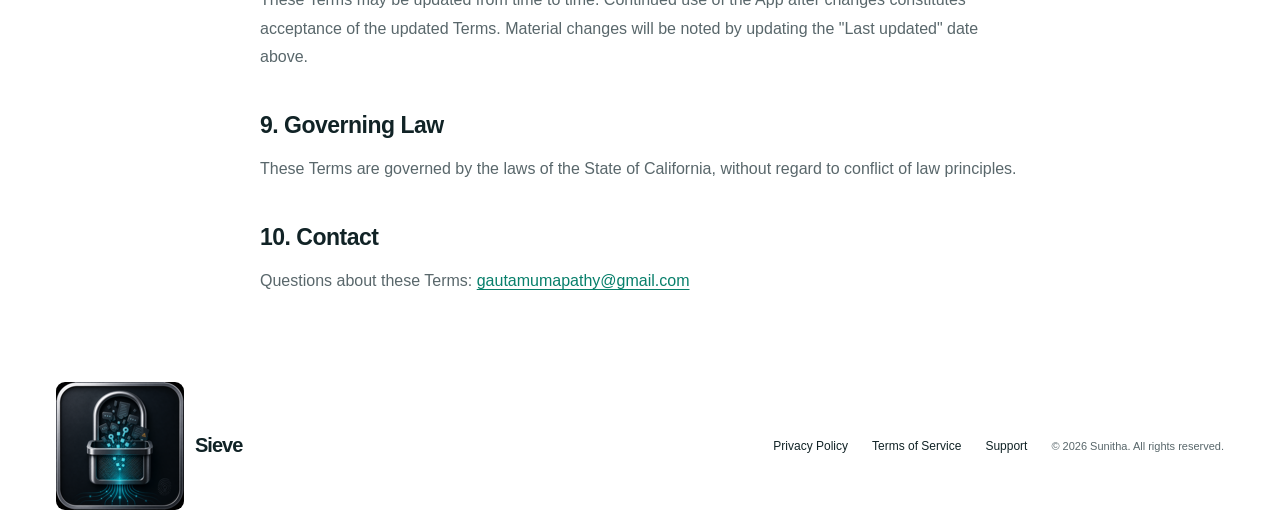
<file: sieve/terms/index.html>
<!DOCTYPE html>
<html lang="en">
<head>
  <meta charset="UTF-8">
  <meta name="viewport" content="width=device-width, initial-scale=1.0">
  <title>Terms of Service — Sieve</title>
  <meta name="description" content="Sieve terms of service. A local developer tool — no accounts, no subscriptions.">
  <link rel="icon" type="image/png" href="/sieve/assets/app-icon.png">
  <link rel="stylesheet" href="/sieve/styles.css">
</head>
<body>
<div class="shell">
  <nav class="nav">
    <a class="brand" href="/sieve/">
      <img src="/sieve/assets/app-icon.png" alt="Sieve icon">
      Sieve
    </a>
    <div class="nav-links">
      <a href="/sieve/support/">Support</a>
      <a href="/sieve/privacy/">Privacy</a>
      <a href="https://github.com/gautam-u" target="_blank">GitHub</a>
    </div>
  </nav>

  <main>
    <div class="content-page">
      <h1>Terms of Service</h1>
      <p class="subtitle">Last updated: May 8, 2026</p>

      <h2>1. Acceptance</h2>
      <p>By downloading or using Sieve ("the App"), you agree to these Terms of Service. If you do not agree, do not use the App.</p>

      <h2>2. Description</h2>
      <p>Sieve is a local developer security tool for macOS that scans AI chat history and project files for accidentally exposed secrets such as API keys, tokens, and passwords. All scanning runs entirely on your device. No data is transmitted to any server.</p>

      <h2>3. License</h2>
      <p>Sieve is provided under a limited, non-exclusive, non-transferable license to use the App on Apple-branded devices you own or control, subject to the Apple Media Services Terms and Conditions. You may not copy, modify, reverse-engineer, or distribute the App except as permitted by applicable law.</p>

      <h2>4. Your Responsibilities</h2>
      <ul>
        <li>You are responsible for any actions you take based on findings reported by Sieve.</li>
        <li>Sieve provides detection and redaction assistance — it does not guarantee complete detection of all secrets or that redaction makes files permanently safe.</li>
        <li>You are responsible for rotating any exposed credentials Sieve identifies.</li>
        <li>Do not use Sieve to scan files or directories you do not have permission to access.</li>
      </ul>

      <h2>5. No Warranty</h2>
      <p>Sieve is provided "as is" without warranty of any kind, express or implied, including warranties of merchantability, fitness for a particular purpose, or non-infringement. Detection rules may not catch every secret. Redaction operations modify local files — always maintain your own backups.</p>

      <h2>6. Limitation of Liability</h2>
      <p>To the maximum extent permitted by law, the developer of Sieve shall not be liable for any indirect, incidental, special, consequential, or punitive damages arising from your use of the App, including but not limited to data loss, credential exposure, or security incidents, even if advised of the possibility of such damages.</p>

      <h2>7. Privacy</h2>
      <p>Your use of Sieve is also governed by the <a href="/sieve/privacy/">Privacy Policy</a>, which is incorporated into these Terms by reference.</p>

      <h2>8. Changes</h2>
      <p>These Terms may be updated from time to time. Continued use of the App after changes constitutes acceptance of the updated Terms. Material changes will be noted by updating the "Last updated" date above.</p>

      <h2>9. Governing Law</h2>
      <p>These Terms are governed by the laws of the State of California, without regard to conflict of law principles.</p>

      <h2>10. Contact</h2>
      <p>Questions about these Terms: <a href="mailto:gautamumapathy@gmail.com">gautamumapathy@gmail.com</a></p>
    </div>
  </main>

  <footer>
    <div class="footer-inner">
      <a class="brand" href="/sieve/">
        <img src="/sieve/assets/app-icon.png" alt="Sieve icon">
        Sieve
      </a>
      <ul class="footer-links">
        <li><a href="/sieve/privacy/">Privacy Policy</a></li>
        <li><a href="/sieve/terms/">Terms of Service</a></li>
        <li><a href="/sieve/support/">Support</a></li>
      </ul>
      <span class="footer-copy">&copy; 2026 Sunitha. All rights reserved.</span>
    </div>
  </footer>
</div>
</body>
</html>
</file>
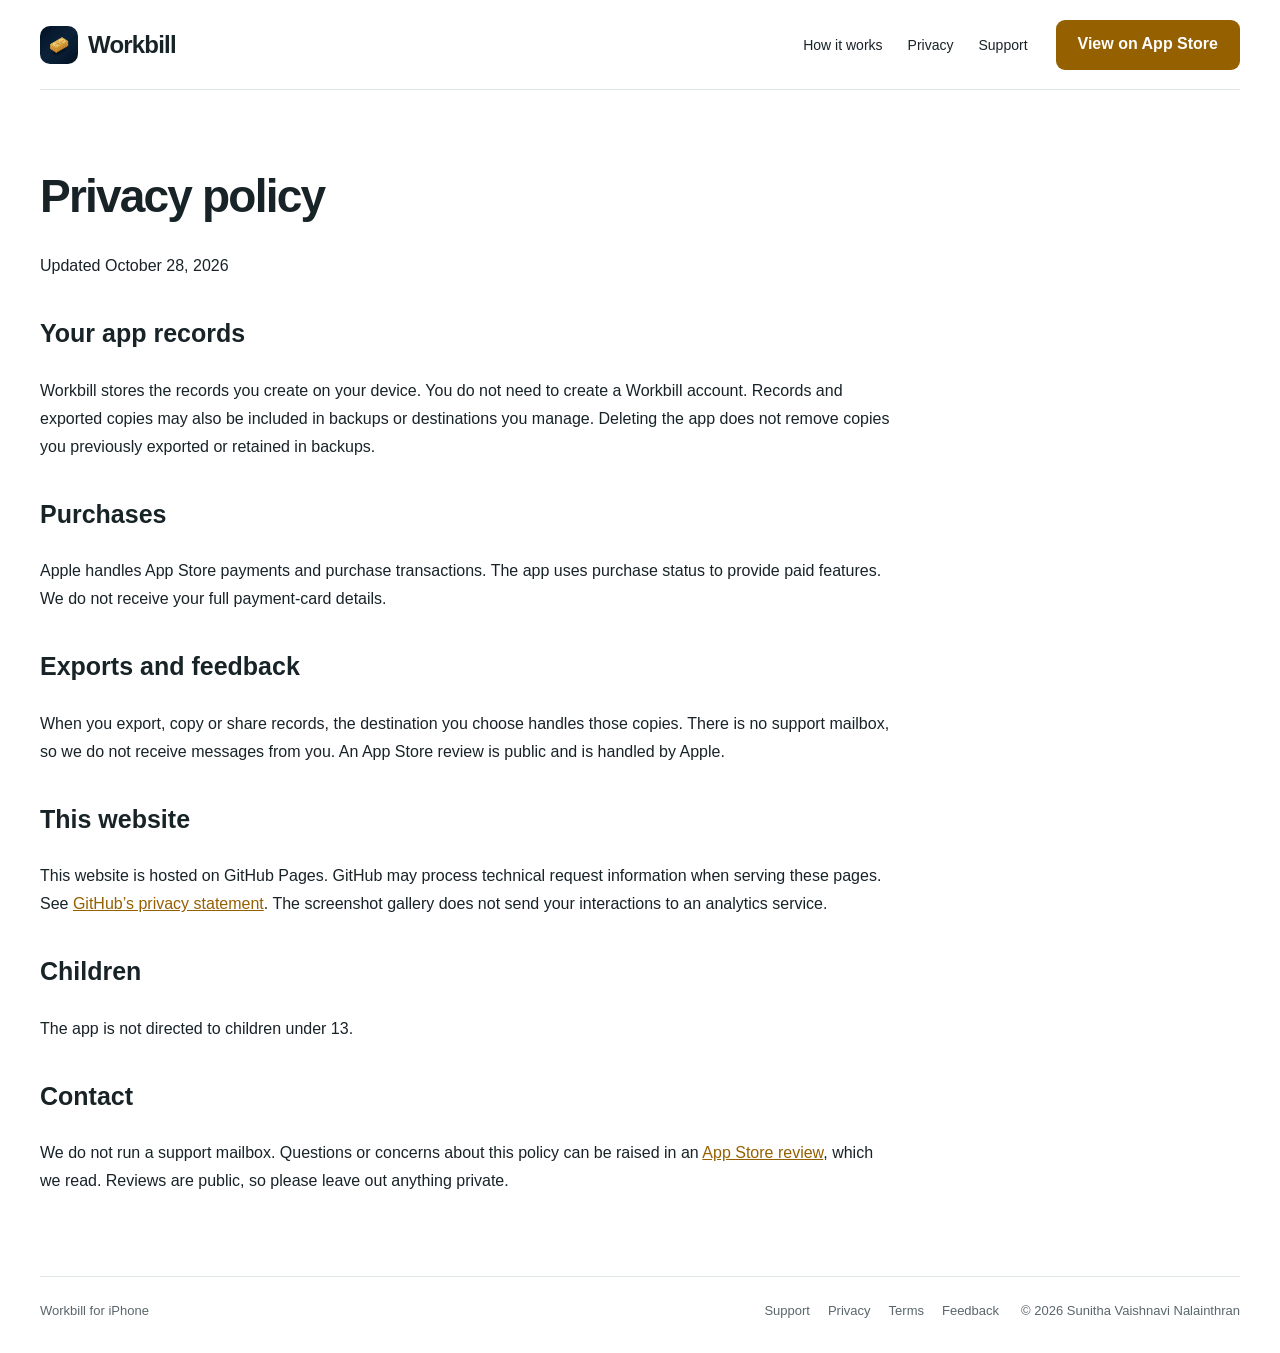
<file: workbill/privacy-policy/index.html>
<!DOCTYPE html>
<html lang="en">
<head>
<meta charset="utf-8">
<meta name="viewport" content="width=device-width,initial-scale=1">
<title>Workbill Privacy Policy</title>
<meta name="description" content="Privacy information for Workbill">
<meta property="og:title" content="Workbill Privacy Policy">
<meta property="og:description" content="Privacy information for Workbill">
<meta property="og:image" content="https://gautam-u.github.io/workbill/assets/app-icon-current.png">
<link rel="icon" href="/workbill/assets/app-icon-current.png">
<link rel="stylesheet" href="/workbill/assets/site-v2.css">
<style>:root{--brand:#956000;--pale:#fff7e7}</style>
</head>
<body>
<a class="skip" href="#main">Skip to content</a>
<div class="shell">
<header class="nav">
<a class="brand" href="/workbill/">
<img src="/workbill/assets/app-icon-current.png" width="38" height="38" alt="">Workbill</a>
<nav aria-label="Main navigation">
<a href="/workbill/#how-it-works">How it works</a>
<a href="/workbill/privacy-policy/">Privacy</a>
<a href="/workbill/support/">Support</a>
</nav>
<a class="button primary" href="https://apps.apple.com/app/id6755194362">View on App Store</a>
</header>
<main id="main" class="page">
<h1>Privacy policy</h1>
<p>Updated October 28, 2026</p>
<h2>Your app records</h2>
<p>Workbill stores the records you create on your device. You do not need to create a Workbill account. Records and exported copies may also be included in backups or destinations you manage. Deleting the app does not remove copies you previously exported or retained in backups.</p>
<h2>Purchases</h2>
<p>Apple handles App Store payments and purchase transactions. The app uses purchase status to provide paid features. We do not receive your full payment-card details.</p>
<h2>Exports and feedback</h2>
<p>When you export, copy or share records, the destination you choose handles those copies. There is no support mailbox, so we do not receive messages from you. An App Store review is public and is handled by Apple.</p>
<h2>This website</h2>
<p>This website is hosted on GitHub Pages. GitHub may process technical request information when serving these pages. See <a href="https://docs.github.com/en/site-policy/privacy-policies/github-general-privacy-statement">GitHub’s privacy statement</a>. The screenshot gallery does not send your interactions to an analytics service.</p>
<h2>Children</h2>
<p>The app is not directed to children under 13.</p>
<h2>Contact</h2>
<p>We do not run a support mailbox. Questions or concerns about this policy can be raised in an <a href="https://apps.apple.com/app/id6755194362?action=write-review">App Store review</a>, which we read. Reviews are public, so please leave out anything private.</p>
</main>
<footer>
<span>Workbill for iPhone</span>
<nav aria-label="Footer navigation">
<a href="/workbill/support/">Support</a>
<a href="/workbill/privacy-policy/">Privacy</a>
<a href="/workbill/terms/">Terms</a>
<a href="https://apps.apple.com/app/id6755194362?action=write-review">Feedback</a>
</nav>
<span>© 2026 Sunitha Vaishnavi Nalainthran</span>
</footer>
</div>
</body>
</html>
</file>
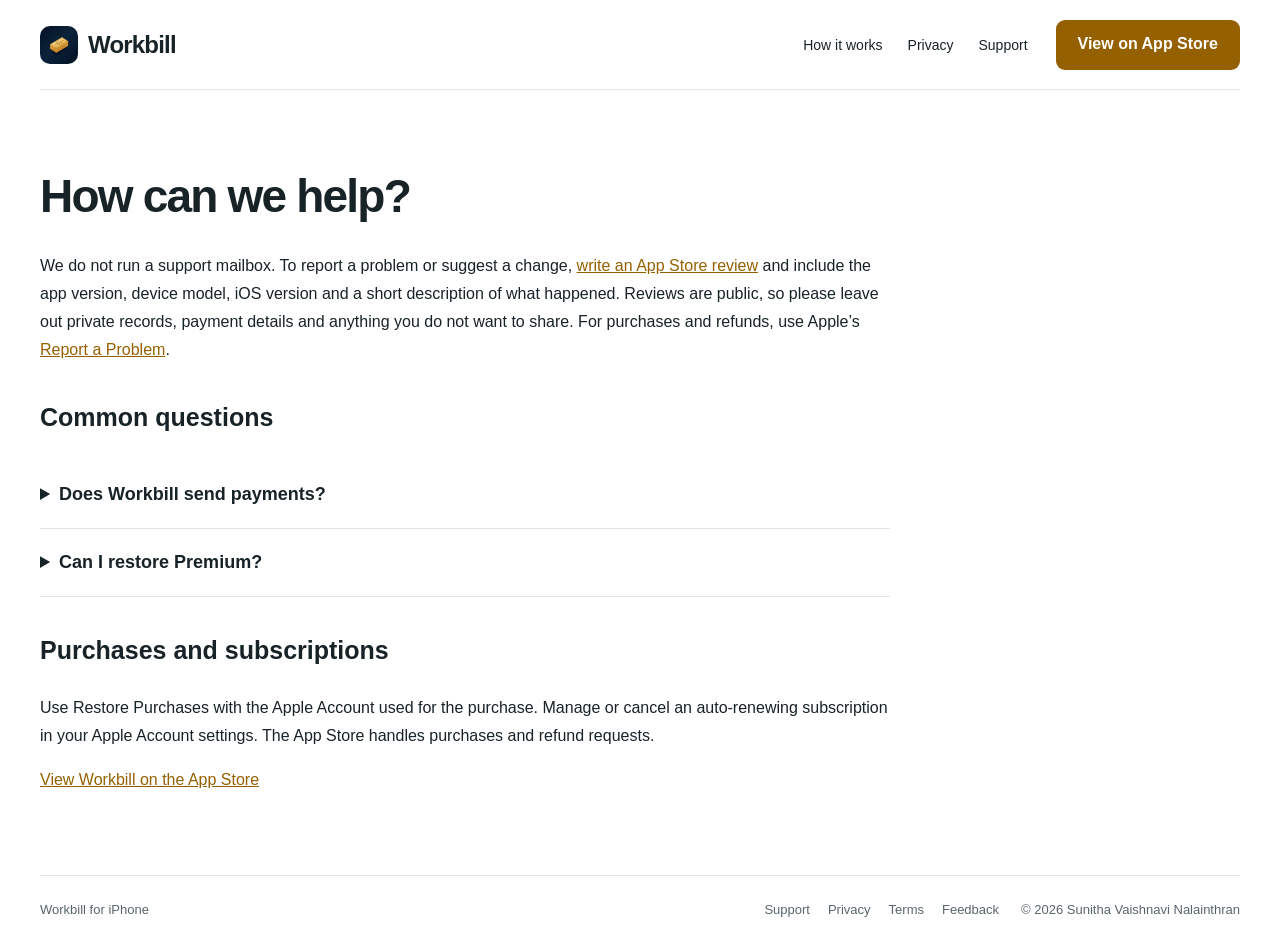
<file: workbill/support/index.html>
<!DOCTYPE html>
<html lang="en">
<head>
<meta charset="utf-8">
<meta name="viewport" content="width=device-width,initial-scale=1">
<title>Workbill Support</title>
<meta name="description" content="Help with Workbill">
<meta property="og:title" content="Workbill Support">
<meta property="og:description" content="Help with Workbill">
<meta property="og:image" content="https://gautam-u.github.io/workbill/assets/app-icon-current.png">
<link rel="icon" href="/workbill/assets/app-icon-current.png">
<link rel="stylesheet" href="/workbill/assets/site-v2.css">
<style>:root{--brand:#956000;--pale:#fff7e7}</style>
</head>
<body>
<a class="skip" href="#main">Skip to content</a>
<div class="shell">
<header class="nav">
<a class="brand" href="/workbill/">
<img src="/workbill/assets/app-icon-current.png" width="38" height="38" alt="">Workbill</a>
<nav aria-label="Main navigation">
<a href="/workbill/#how-it-works">How it works</a>
<a href="/workbill/privacy-policy/">Privacy</a>
<a href="/workbill/support/">Support</a>
</nav>
<a class="button primary" href="https://apps.apple.com/app/id6755194362">View on App Store</a>
</header>
<main id="main" class="page">
<h1>How can we help?</h1>
<p>We do not run a support mailbox. To report a problem or suggest a change, <a href="https://apps.apple.com/app/id6755194362?action=write-review">write an App Store review</a> and include the app version, device model, iOS version and a short description of what happened. Reviews are public, so please leave out private records, payment details and anything you do not want to share. For purchases and refunds, use Apple’s <a href="https://reportaproblem.apple.com">Report a Problem</a>.</p>
<h2>Common questions</h2>
<details>
<summary>Does Workbill send payments?</summary>
<p>Workbill records your billing workflow. Recording a payment is not the same as transferring money or confirming a bank transaction.</p>
</details>
<details>
<summary>Can I restore Premium?</summary>
<p>Use Restore Purchases in the app with the Apple Account used for the purchase.</p>
</details>
<h2>Purchases and subscriptions</h2>
<p>Use Restore Purchases with the Apple Account used for the purchase. Manage or cancel an auto-renewing subscription in your Apple Account settings. The App Store handles purchases and refund requests.</p>
<p>
<a href="https://apps.apple.com/app/id6755194362">View Workbill on the App Store</a>
</p>
</main>
<footer>
<span>Workbill for iPhone</span>
<nav aria-label="Footer navigation">
<a href="/workbill/support/">Support</a>
<a href="/workbill/privacy-policy/">Privacy</a>
<a href="/workbill/terms/">Terms</a>
<a href="https://apps.apple.com/app/id6755194362?action=write-review">Feedback</a>
</nav>
<span>© 2026 Sunitha Vaishnavi Nalainthran</span>
</footer>
</div>
</body>
</html>
</file>
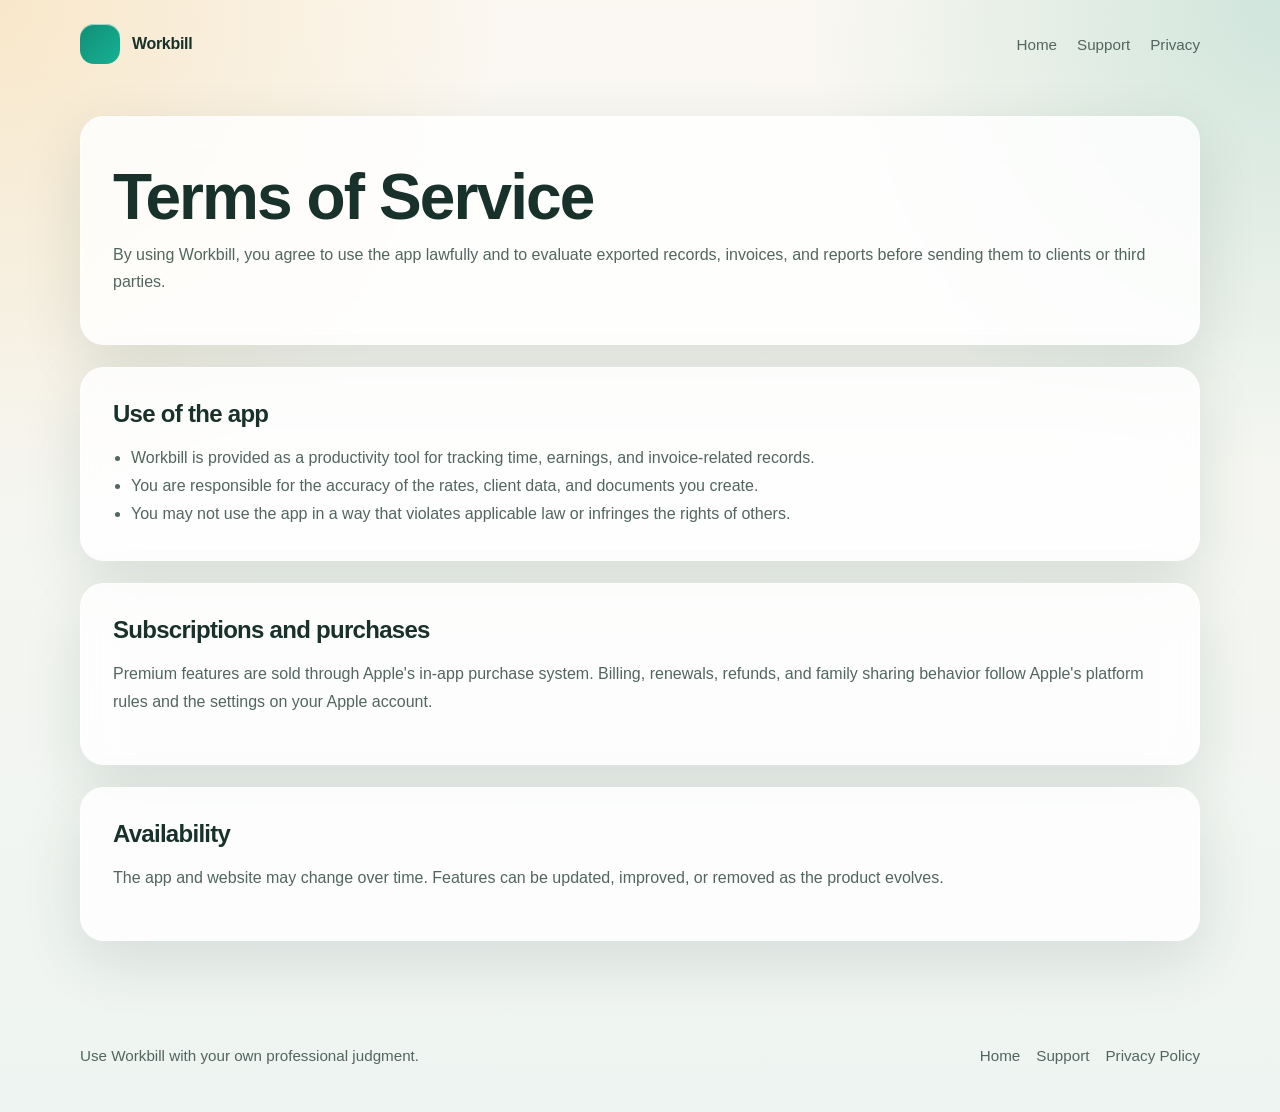
<file: workbill/terms/index.html>
<!DOCTYPE html>
<html lang="en">
<head>
  <meta charset="UTF-8">
  <meta name="viewport" content="width=device-width, initial-scale=1.0">
  <title>Workbill Terms</title>
  <meta name="description" content="Terms of service for Workbill.">
  <link rel="stylesheet" href="/workbill/styles.css">
</head>
<body>
  <div class="shell">
    <nav class="nav">
      <a class="brand" href="/workbill/">
        <span class="brand-mark" aria-hidden="true"></span>
        <span>Workbill</span>
      </a>
      <div class="nav-links">
        <a href="/workbill/">Home</a>
        <a href="/workbill/support/">Support</a>
        <a href="/workbill/privacy-policy/">Privacy</a>
      </div>
    </nav>

    <main class="page">
      <section class="panel page-hero">
        <h1>Terms of Service</h1>
        <p class="meta">By using Workbill, you agree to use the app lawfully and to evaluate exported records, invoices, and reports before sending them to clients or third parties.</p>
      </section>

      <section class="panel page-panel">
        <h2>Use of the app</h2>
        <ul class="list">
          <li>Workbill is provided as a productivity tool for tracking time, earnings, and invoice-related records.</li>
          <li>You are responsible for the accuracy of the rates, client data, and documents you create.</li>
          <li>You may not use the app in a way that violates applicable law or infringes the rights of others.</li>
        </ul>
      </section>

      <section class="panel page-panel">
        <h2>Subscriptions and purchases</h2>
        <p>Premium features are sold through Apple's in-app purchase system. Billing, renewals, refunds, and family sharing behavior follow Apple's platform rules and the settings on your Apple account.</p>
      </section>

      <section class="panel page-panel">
        <h2>Availability</h2>
        <p>The app and website may change over time. Features can be updated, improved, or removed as the product evolves.</p>
      </section>
    </main>

    <footer class="footer">
      <div>Use Workbill with your own professional judgment.</div>
      <div class="footer-links">
        <a href="/workbill/">Home</a>
        <a href="/workbill/support/">Support</a>
        <a href="/workbill/privacy-policy/">Privacy Policy</a>
      </div>
    </footer>
  </div>
</body>
</html>
</file>
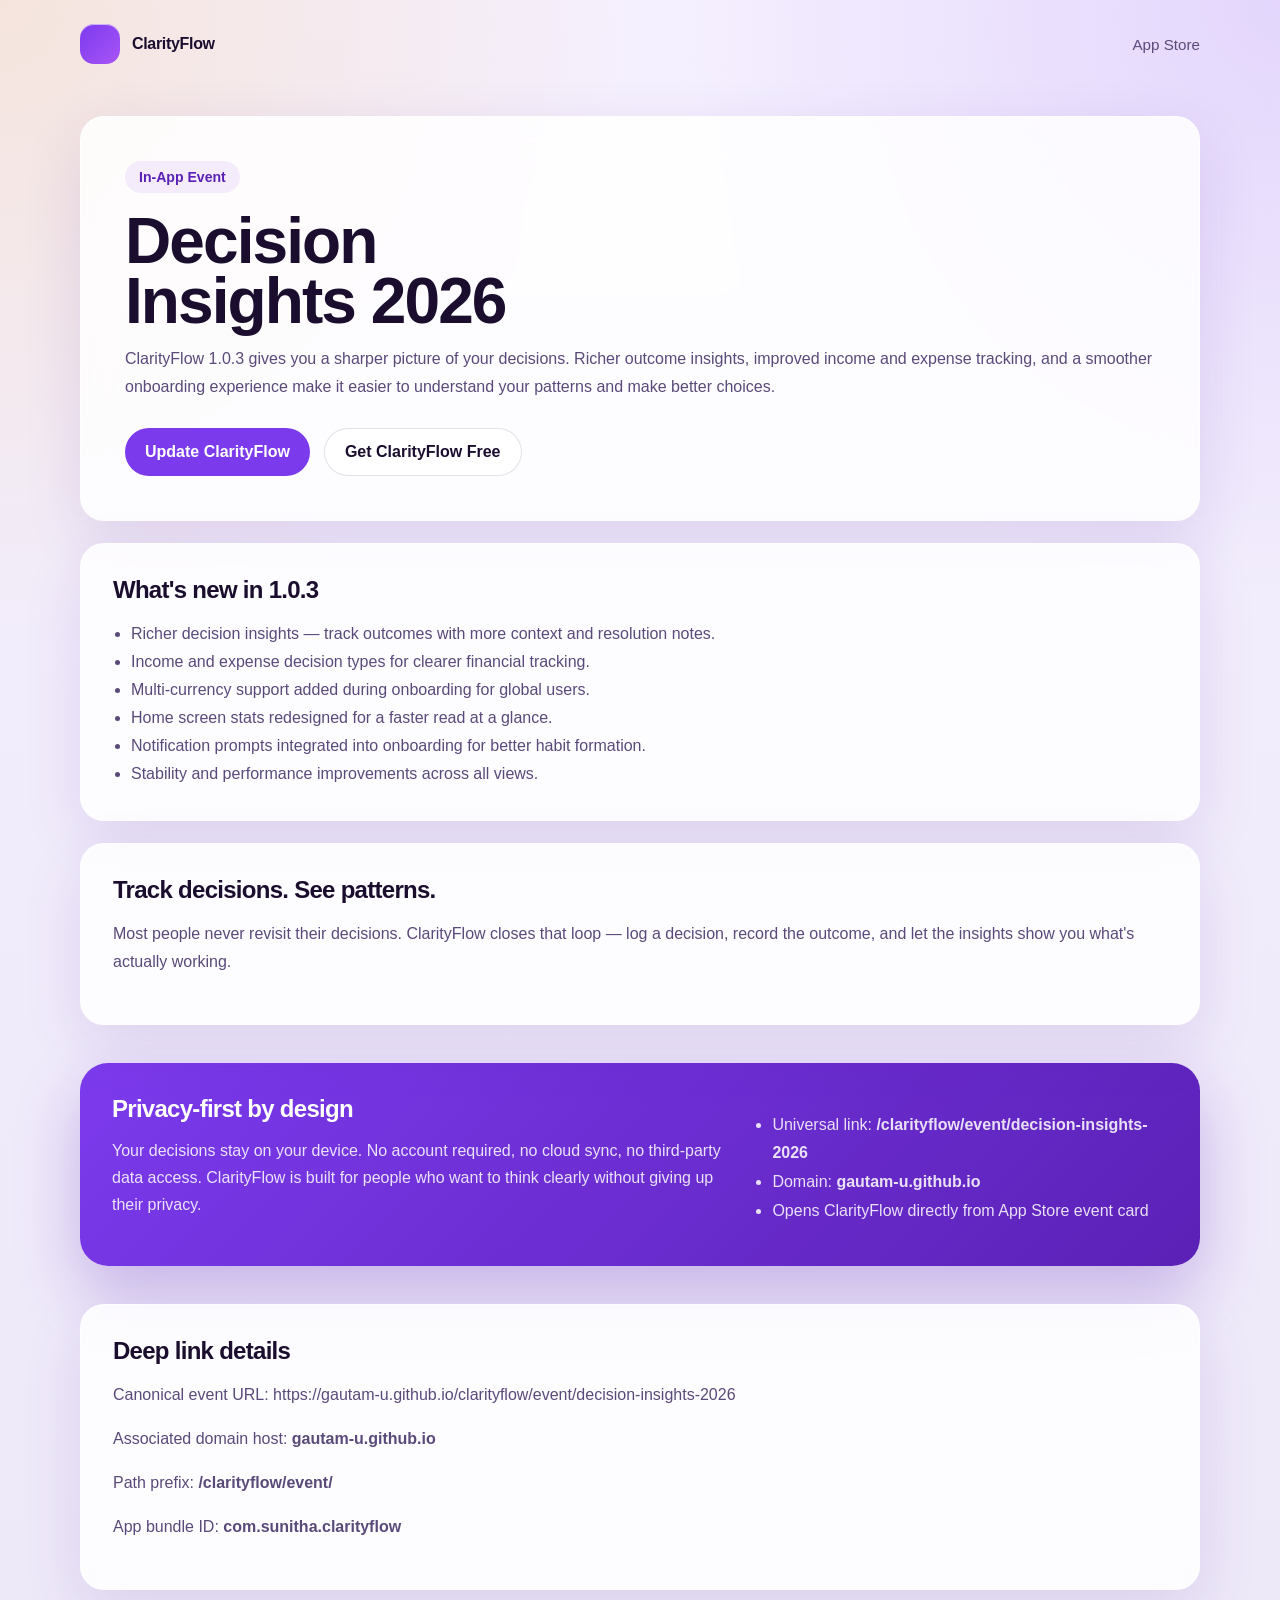
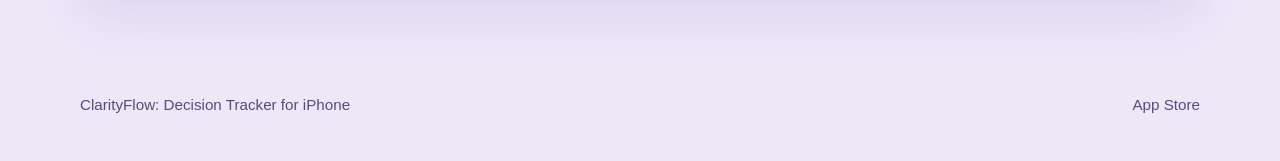
<file: clarityflow/event/decision-insights-2026/index.html>
<!DOCTYPE html>
<html lang="en">
<head>
  <meta charset="UTF-8">
  <meta name="viewport" content="width=device-width, initial-scale=1.0">
  <title>ClarityFlow | Decision Insights Update 2026</title>
  <meta name="description" content="Smarter decision tracking with richer insights, multi-currency support, and a refined journaling experience. Now in ClarityFlow 1.0.3.">
  <link rel="stylesheet" href="/clarityflow/styles.css">
</head>
<body>
  <div class="shell">
    <nav class="nav">
      <a class="brand" href="/clarityflow/">
        <span class="brand-mark" aria-hidden="true"></span>
        <span>ClarityFlow</span>
      </a>
      <div class="nav-links">
        <a href="https://apps.apple.com/us/app/clarityflow/id6755194362">App Store</a>
      </div>
    </nav>

    <main class="page">
      <section class="panel page-hero">
        <span class="eyebrow">In-App Event</span>
        <h1>Decision<br>Insights 2026</h1>
        <p class="meta">ClarityFlow 1.0.3 gives you a sharper picture of your decisions. Richer outcome insights, improved income and expense tracking, and a smoother onboarding experience make it easier to understand your patterns and make better choices.</p>
        <div class="cta-row">
          <a class="button button-primary" href="https://apps.apple.com/us/app/clarityflow/id6755194362">Update ClarityFlow</a>
          <a class="button button-secondary" href="https://apps.apple.com/us/app/clarityflow/id6755194362">Get ClarityFlow Free</a>
        </div>
      </section>

      <section class="panel page-panel">
        <h2>What's new in 1.0.3</h2>
        <ul class="list">
          <li>Richer decision insights — track outcomes with more context and resolution notes.</li>
          <li>Income and expense decision types for clearer financial tracking.</li>
          <li>Multi-currency support added during onboarding for global users.</li>
          <li>Home screen stats redesigned for a faster read at a glance.</li>
          <li>Notification prompts integrated into onboarding for better habit formation.</li>
          <li>Stability and performance improvements across all views.</li>
        </ul>
      </section>

      <section class="panel page-panel">
        <h2>Track decisions. See patterns.</h2>
        <p>Most people never revisit their decisions. ClarityFlow closes that loop — log a decision, record the outcome, and let the insights show you what's actually working.</p>
      </section>

      <section class="band">
        <div>
          <h2>Privacy-first by design</h2>
          <p class="meta">Your decisions stay on your device. No account required, no cloud sync, no third-party data access. ClarityFlow is built for people who want to think clearly without giving up their privacy.</p>
        </div>
        <div>
          <ul class="list">
            <li>Universal link: <strong>/clarityflow/event/decision-insights-2026</strong></li>
            <li>Domain: <strong>gautam-u.github.io</strong></li>
            <li>Opens ClarityFlow directly from App Store event card</li>
          </ul>
        </div>
      </section>

      <section class="panel page-panel">
        <h2>Deep link details</h2>
        <p>Canonical event URL: <a href="https://gautam-u.github.io/clarityflow/event/decision-insights-2026">https://gautam-u.github.io/clarityflow/event/decision-insights-2026</a></p>
        <p>Associated domain host: <strong>gautam-u.github.io</strong></p>
        <p>Path prefix: <strong>/clarityflow/event/</strong></p>
        <p>App bundle ID: <strong>com.sunitha.clarityflow</strong></p>
      </section>
    </main>

    <footer class="footer">
      <div>ClarityFlow: Decision Tracker for iPhone</div>
      <div class="footer-links">
        <a href="https://apps.apple.com/us/app/clarityflow/id6755194362">App Store</a>
      </div>
    </footer>
  </div>
</body>
</html>
</file>
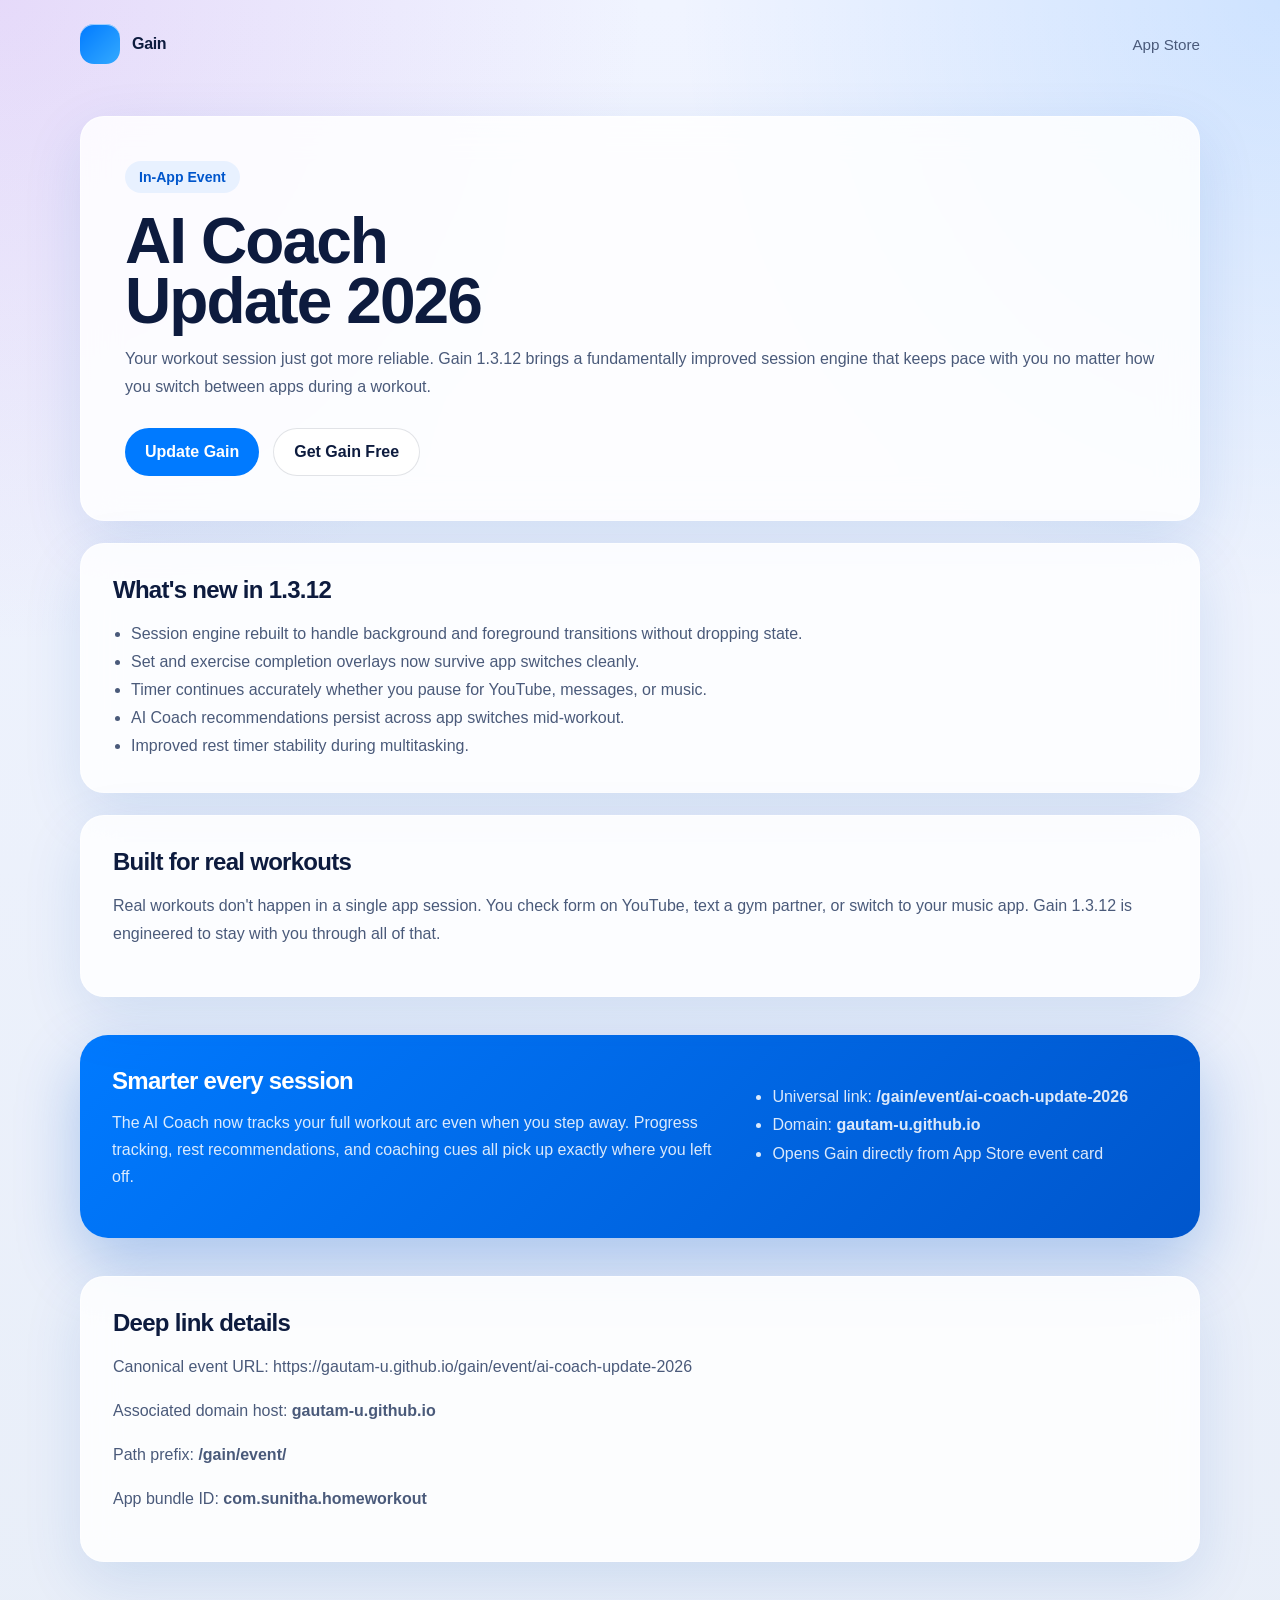
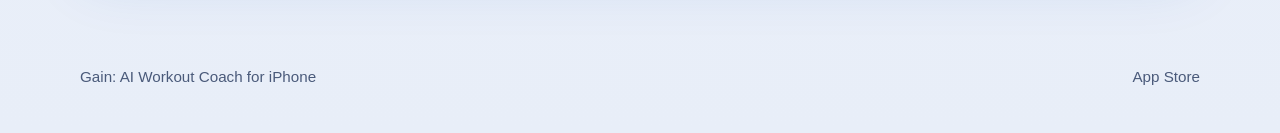
<file: gain/event/ai-coach-update-2026/index.html>
<!DOCTYPE html>
<html lang="en">
<head>
  <meta charset="UTF-8">
  <meta name="viewport" content="width=device-width, initial-scale=1.0">
  <title>Gain: AI Workout Coach | AI Coach Update 2026</title>
  <meta name="description" content="Smarter mid-workout coaching, seamless background handling, and a more reliable session experience. Now available in Gain 1.3.12.">
  <link rel="stylesheet" href="/gain/styles.css">
</head>
<body>
  <div class="shell">
    <nav class="nav">
      <a class="brand" href="/gain/">
        <span class="brand-mark" aria-hidden="true"></span>
        <span>Gain</span>
      </a>
      <div class="nav-links">
        <a href="https://apps.apple.com/us/app/homegym-pro/id6749831774">App Store</a>
      </div>
    </nav>

    <main class="page">
      <section class="panel page-hero">
        <span class="eyebrow">In-App Event</span>
        <h1>AI Coach<br>Update 2026</h1>
        <p class="meta">Your workout session just got more reliable. Gain 1.3.12 brings a fundamentally improved session engine that keeps pace with you no matter how you switch between apps during a workout.</p>
        <div class="cta-row">
          <a class="button button-primary" href="https://apps.apple.com/us/app/homegym-pro/id6749831774">Update Gain</a>
          <a class="button button-secondary" href="https://apps.apple.com/us/app/homegym-pro/id6749831774">Get Gain Free</a>
        </div>
      </section>

      <section class="panel page-panel">
        <h2>What's new in 1.3.12</h2>
        <ul class="list">
          <li>Session engine rebuilt to handle background and foreground transitions without dropping state.</li>
          <li>Set and exercise completion overlays now survive app switches cleanly.</li>
          <li>Timer continues accurately whether you pause for YouTube, messages, or music.</li>
          <li>AI Coach recommendations persist across app switches mid-workout.</li>
          <li>Improved rest timer stability during multitasking.</li>
        </ul>
      </section>

      <section class="panel page-panel">
        <h2>Built for real workouts</h2>
        <p>Real workouts don't happen in a single app session. You check form on YouTube, text a gym partner, or switch to your music app. Gain 1.3.12 is engineered to stay with you through all of that.</p>
      </section>

      <section class="band">
        <div>
          <h2>Smarter every session</h2>
          <p class="meta">The AI Coach now tracks your full workout arc even when you step away. Progress tracking, rest recommendations, and coaching cues all pick up exactly where you left off.</p>
        </div>
        <div>
          <ul class="list">
            <li>Universal link: <strong>/gain/event/ai-coach-update-2026</strong></li>
            <li>Domain: <strong>gautam-u.github.io</strong></li>
            <li>Opens Gain directly from App Store event card</li>
          </ul>
        </div>
      </section>

      <section class="panel page-panel">
        <h2>Deep link details</h2>
        <p>Canonical event URL: <a href="https://gautam-u.github.io/gain/event/ai-coach-update-2026">https://gautam-u.github.io/gain/event/ai-coach-update-2026</a></p>
        <p>Associated domain host: <strong>gautam-u.github.io</strong></p>
        <p>Path prefix: <strong>/gain/event/</strong></p>
        <p>App bundle ID: <strong>com.sunitha.homeworkout</strong></p>
      </section>
    </main>

    <footer class="footer">
      <div>Gain: AI Workout Coach for iPhone</div>
      <div class="footer-links">
        <a href="https://apps.apple.com/us/app/homegym-pro/id6749831774">App Store</a>
      </div>
    </footer>
  </div>
</body>
</html>
</file>
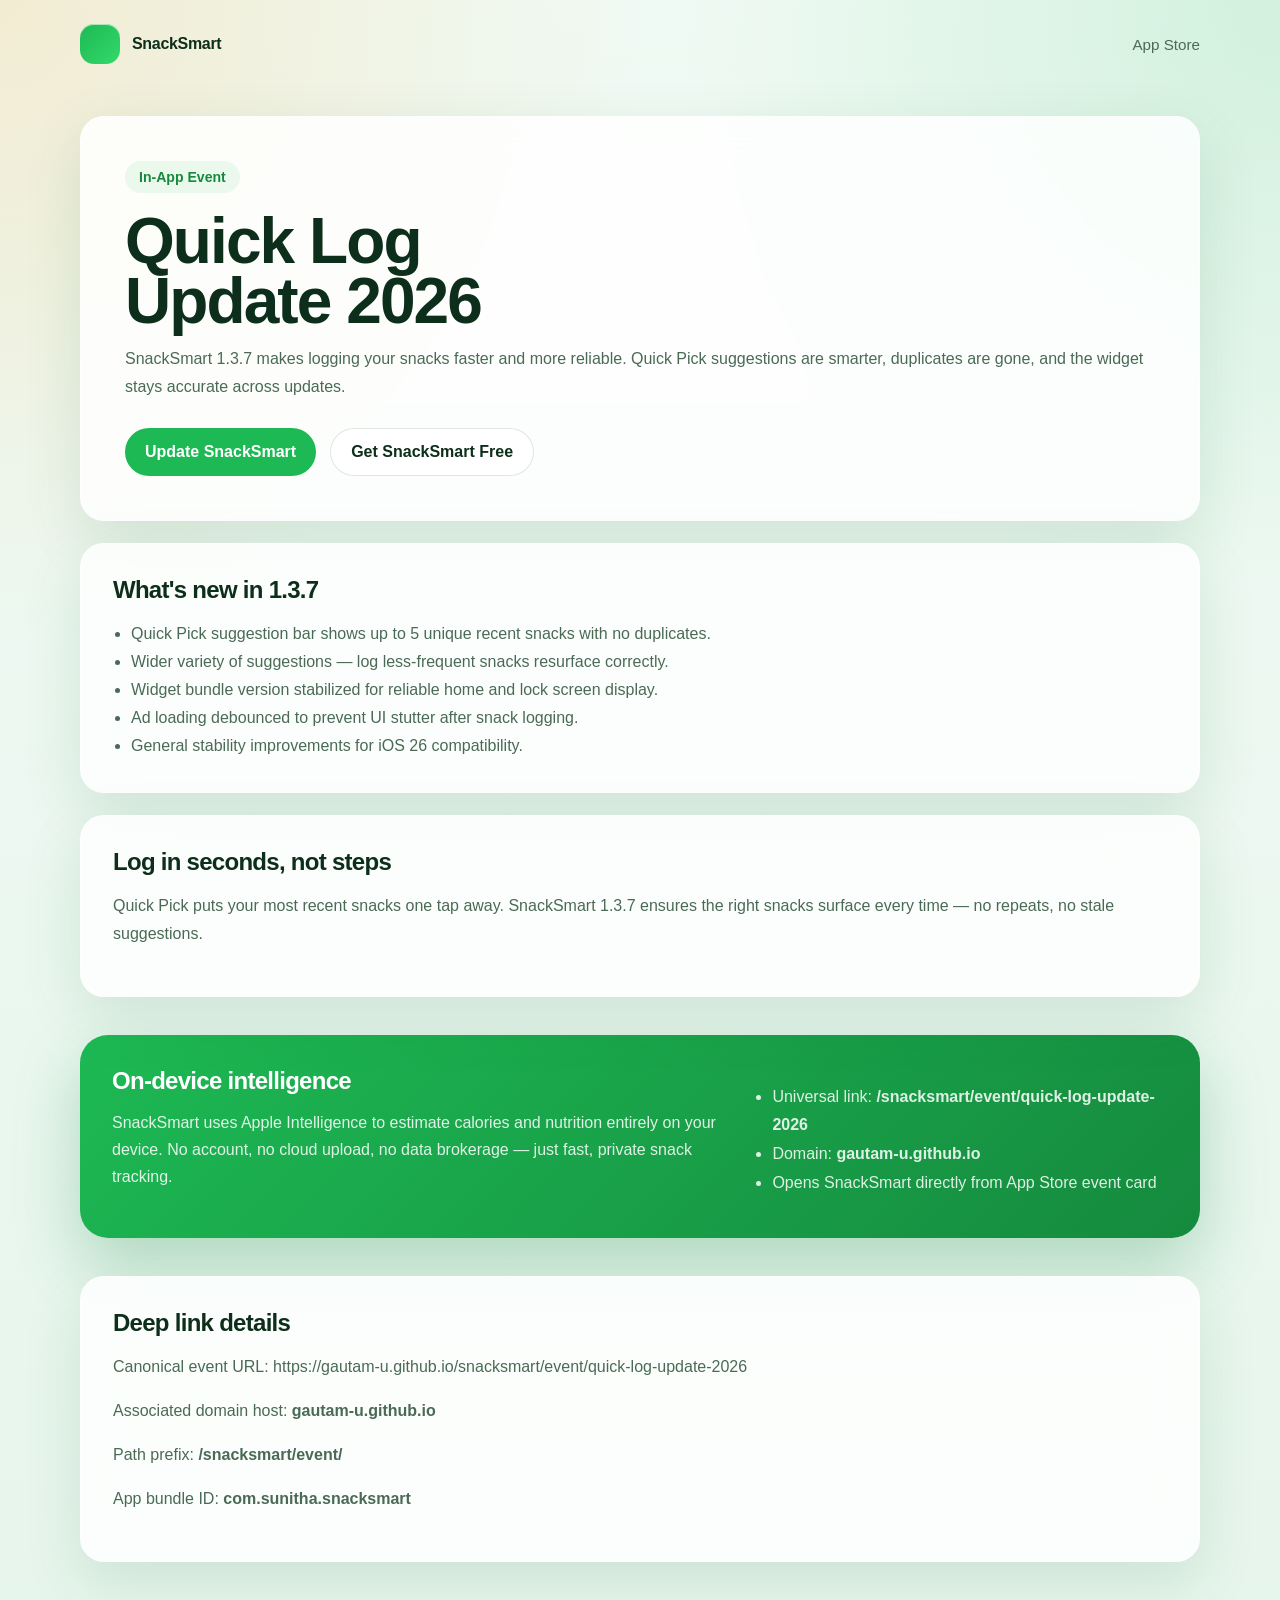
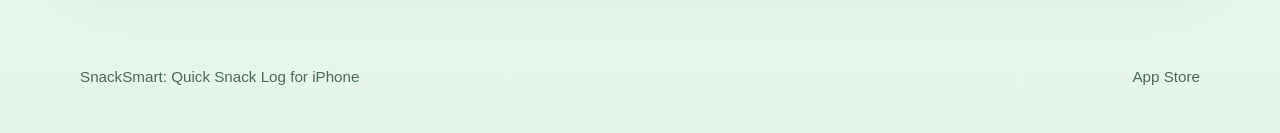
<file: snacksmart/event/quick-log-update-2026/index.html>
<!DOCTYPE html>
<html lang="en">
<head>
  <meta charset="UTF-8">
  <meta name="viewport" content="width=device-width, initial-scale=1.0">
  <title>SnackSmart | Quick Log Update 2026</title>
  <meta name="description" content="Faster snack logging, smarter Quick Pick suggestions, and a more reliable widget experience. Now in SnackSmart 1.3.7.">
  <link rel="stylesheet" href="/snacksmart/styles.css">
</head>
<body>
  <div class="shell">
    <nav class="nav">
      <a class="brand" href="/snacksmart/">
        <span class="brand-mark" aria-hidden="true"></span>
        <span>SnackSmart</span>
      </a>
      <div class="nav-links">
        <a href="https://apps.apple.com/us/app/id6755132658">App Store</a>
      </div>
    </nav>

    <main class="page">
      <section class="panel page-hero">
        <span class="eyebrow">In-App Event</span>
        <h1>Quick Log<br>Update 2026</h1>
        <p class="meta">SnackSmart 1.3.7 makes logging your snacks faster and more reliable. Quick Pick suggestions are smarter, duplicates are gone, and the widget stays accurate across updates.</p>
        <div class="cta-row">
          <a class="button button-primary" href="https://apps.apple.com/us/app/id6755132658">Update SnackSmart</a>
          <a class="button button-secondary" href="https://apps.apple.com/us/app/id6755132658">Get SnackSmart Free</a>
        </div>
      </section>

      <section class="panel page-panel">
        <h2>What's new in 1.3.7</h2>
        <ul class="list">
          <li>Quick Pick suggestion bar shows up to 5 unique recent snacks with no duplicates.</li>
          <li>Wider variety of suggestions — log less-frequent snacks resurface correctly.</li>
          <li>Widget bundle version stabilized for reliable home and lock screen display.</li>
          <li>Ad loading debounced to prevent UI stutter after snack logging.</li>
          <li>General stability improvements for iOS 26 compatibility.</li>
        </ul>
      </section>

      <section class="panel page-panel">
        <h2>Log in seconds, not steps</h2>
        <p>Quick Pick puts your most recent snacks one tap away. SnackSmart 1.3.7 ensures the right snacks surface every time — no repeats, no stale suggestions.</p>
      </section>

      <section class="band">
        <div>
          <h2>On-device intelligence</h2>
          <p class="meta">SnackSmart uses Apple Intelligence to estimate calories and nutrition entirely on your device. No account, no cloud upload, no data brokerage — just fast, private snack tracking.</p>
        </div>
        <div>
          <ul class="list">
            <li>Universal link: <strong>/snacksmart/event/quick-log-update-2026</strong></li>
            <li>Domain: <strong>gautam-u.github.io</strong></li>
            <li>Opens SnackSmart directly from App Store event card</li>
          </ul>
        </div>
      </section>

      <section class="panel page-panel">
        <h2>Deep link details</h2>
        <p>Canonical event URL: <a href="https://gautam-u.github.io/snacksmart/event/quick-log-update-2026">https://gautam-u.github.io/snacksmart/event/quick-log-update-2026</a></p>
        <p>Associated domain host: <strong>gautam-u.github.io</strong></p>
        <p>Path prefix: <strong>/snacksmart/event/</strong></p>
        <p>App bundle ID: <strong>com.sunitha.snacksmart</strong></p>
      </section>
    </main>

    <footer class="footer">
      <div>SnackSmart: Quick Snack Log for iPhone</div>
      <div class="footer-links">
        <a href="https://apps.apple.com/us/app/id6755132658">App Store</a>
      </div>
    </footer>
  </div>
</body>
</html>
</file>
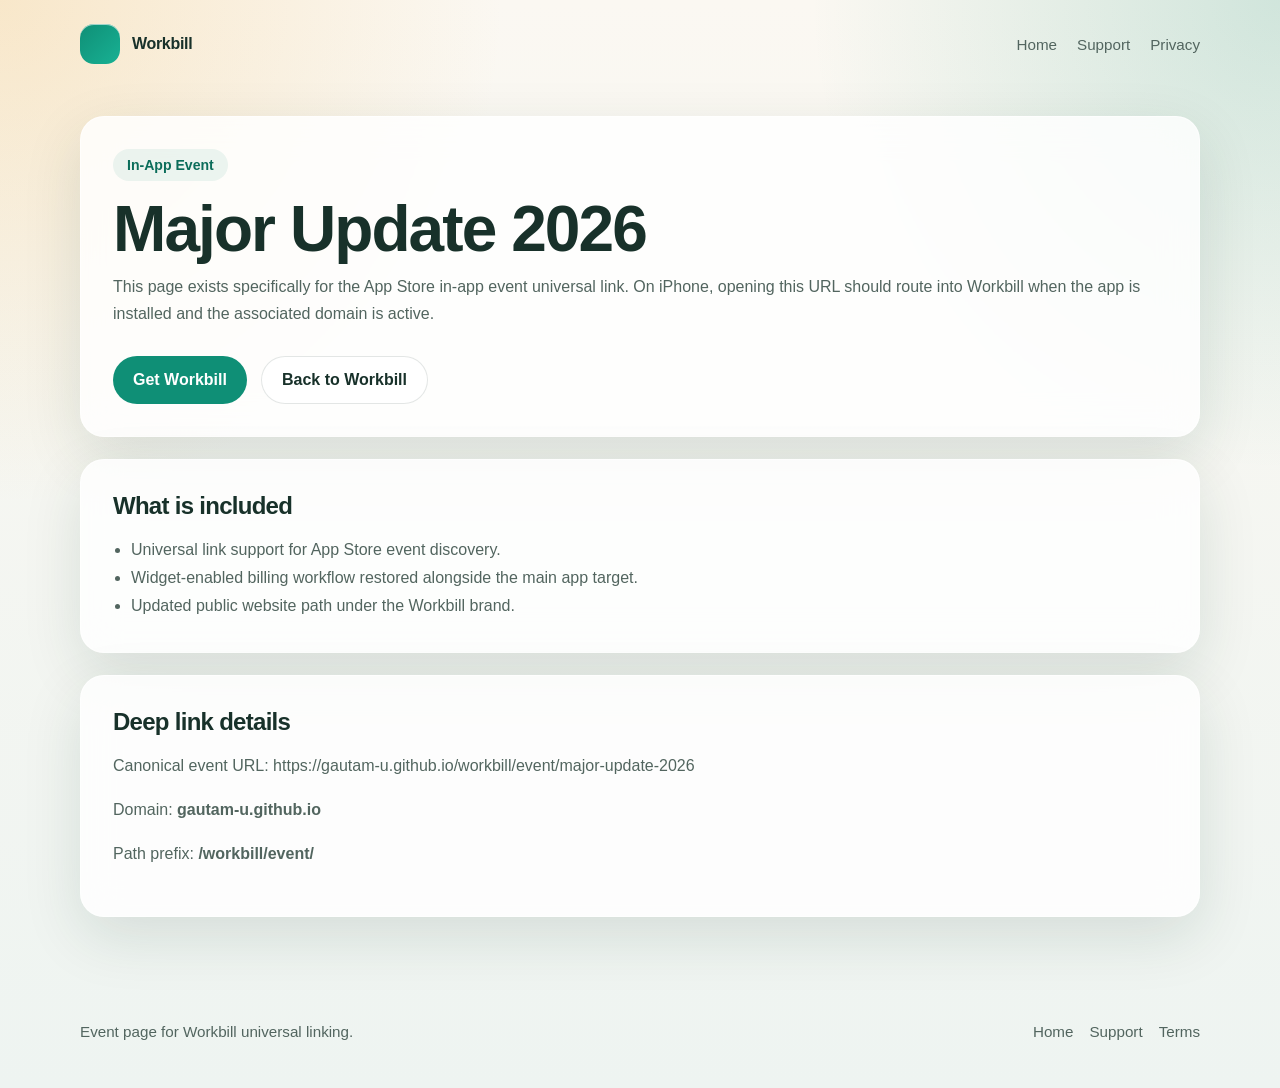
<file: workbill/event/major-update-2026/index.html>
<!DOCTYPE html>
<html lang="en">
<head>
  <meta charset="UTF-8">
  <meta name="viewport" content="width=device-width, initial-scale=1.0">
  <title>Workbill Event | Major Update 2026</title>
  <meta name="description" content="Workbill major update event page for App Store in-app event deep linking.">
  <link rel="stylesheet" href="/workbill/styles.css">
</head>
<body>
  <div class="shell">
    <nav class="nav">
      <a class="brand" href="/workbill/">
        <span class="brand-mark" aria-hidden="true"></span>
        <span>Workbill</span>
      </a>
      <div class="nav-links">
        <a href="/workbill/">Home</a>
        <a href="/workbill/support/">Support</a>
        <a href="/workbill/privacy-policy/">Privacy</a>
      </div>
    </nav>

    <main class="page">
      <section class="panel page-hero">
        <span class="eyebrow">In-App Event</span>
        <h1>Major Update 2026</h1>
        <p class="meta">This page exists specifically for the App Store in-app event universal link. On iPhone, opening this URL should route into Workbill when the app is installed and the associated domain is active.</p>
        <div class="cta-row">
          <a class="button button-primary" href="https://apps.apple.com/us/app/workbill-time-invoice/id6755194362">Get Workbill</a>
          <a class="button button-secondary" href="/workbill/">Back to Workbill</a>
        </div>
      </section>

      <section class="panel page-panel">
        <h2>What is included</h2>
        <ul class="list">
          <li>Universal link support for App Store event discovery.</li>
          <li>Widget-enabled billing workflow restored alongside the main app target.</li>
          <li>Updated public website path under the Workbill brand.</li>
        </ul>
      </section>

      <section class="panel page-panel">
        <h2>Deep link details</h2>
        <p>Canonical event URL: <a href="https://gautam-u.github.io/workbill/event/major-update-2026">https://gautam-u.github.io/workbill/event/major-update-2026</a></p>
        <p>Domain: <strong>gautam-u.github.io</strong></p>
        <p>Path prefix: <strong>/workbill/event/</strong></p>
      </section>
    </main>

    <footer class="footer">
      <div>Event page for Workbill universal linking.</div>
      <div class="footer-links">
        <a href="/workbill/">Home</a>
        <a href="/workbill/support/">Support</a>
        <a href="/workbill/terms/">Terms</a>
      </div>
    </footer>
  </div>
</body>
</html>
</file>
<file: sieve/styles.css>
:root { --bg:#fff; --text:#112326; --muted:#59676b; --brand:#087f6b; --line:#dfe7e6; --surface:#f0f7f4; font-family:-apple-system,BlinkMacSystemFont,"Segoe UI",sans-serif; color-scheme:light; }
* { box-sizing:border-box; }
html { scroll-behavior:smooth; scroll-padding-top:100px; }
body { margin:0; background:var(--bg); color:var(--text); -webkit-font-smoothing:antialiased; }
a { color:inherit; text-decoration:none; }
button,input,select { font:inherit; }
button,a,summary { -webkit-tap-highlight-color:transparent; }
button { cursor:pointer; }
a:focus-visible,button:focus-visible,summary:focus-visible,[tabindex]:focus-visible { outline:3px solid #087f6b; outline-offset:5px; }
svg { width:20px; height:20px; fill:none; stroke:currentColor; stroke-width:1.8; stroke-linecap:round; stroke-linejoin:round; flex-shrink:0; }
.shell { width:min(1440px,calc(100% - 112px)); margin:auto; }
.skip-link { position:fixed; top:-80px; left:20px; z-index:20; background:var(--text); color:white; padding:14px; }
.skip-link:focus { top:12px; }
.nav { min-height:88px; display:flex; align-items:center; gap:28px; border-bottom:1px solid var(--line); }
.brand { display:inline-flex; align-items:center; gap:11px; font-size:25px; font-weight:750; letter-spacing:-1px; white-space:nowrap; }
.brand img { object-fit:contain; border-radius:9px; }
.nav-links { display:flex; gap:28px; margin-left:auto; font-size:14px; }
.nav-links a:hover,.footer-links a:hover { color:var(--brand); }
.button { display:inline-flex; justify-content:center; align-items:center; gap:10px; min-height:54px; padding:14px 24px; border-radius:9px; font-size:16px; line-height:1.3; font-weight:650; transition:background .15s,transform .15s; white-space:nowrap; }
.button-primary { background:var(--brand); color:white; border:1px solid var(--brand); }
.button-primary:hover { background:#066b5b; transform:translateY(-1px); }
.button-secondary { border:1px solid #78948f; color:#365b56; background:white; }
.button-secondary:hover { background:var(--surface); }
.hero { display:grid; grid-template-columns:.92fr 1.18fr; align-items:center; gap:32px; padding:48px 0; }
.hero-copy h1 { margin:0 0 24px; font-size:clamp(44px,5.6vw,88px); line-height:1.04; letter-spacing:-.055em; font-weight:780; }
.hero-copy h1 span { color:var(--brand); }
.hero-description { font-size:24px; line-height:1.5; color:var(--muted); max-width:560px; margin:0 0 32px; }
.cta-row { display:flex; gap:12px; flex-wrap:wrap; }
.release-note { color:var(--muted); font-size:13px; line-height:1.6; margin:18px 0 0; }
.product-stage { background:#f0f6f4; padding:24px 24px 14px; border-radius:12px; scroll-margin-top:110px; min-width:0; }
.demo-window { background:white; border:1px solid #bdccc8; border-radius:11px; box-shadow:0 12px 26px #17372f1a; overflow:hidden; }
.window-title { height:35px; background:#f5f7f6; display:flex; align-items:center; gap:16px; padding:0 13px; font-size:10px; color:var(--muted); }
.window-dots { display:flex; gap:6px; }
.window-dots i { height:9px; width:9px; border-radius:50%; background:#ff6059; }
.window-dots i:nth-child(2) { background:#ffbd2e; }
.window-dots i:nth-child(3) { background:#28c840; }
.demo-layout { display:grid; grid-template-columns:150px minmax(0,1fr); }
.demo-sidebar { background:#f4f6f5; display:flex; flex-direction:column; gap:19px; padding:20px 10px; color:#48605a; font-size:12px; }
.demo-sidebar .brand { font-size:16px; gap:7px; letter-spacing:-.5px; margin:0 0 6px; }
.demo-sidebar .brand img { height:25px; width:25px; }
.demo-sidebar>span { padding:5px 9px; }
.demo-sidebar .sidebar-selected { background:#dfede7; color:#086e5d; border-radius:5px; font-weight:600; }
.sidebar-bottom { margin-top:auto; }
.demo-content { min-width:0; padding:23px 18px 17px; }
.demo-content h2 { font-size:28px; letter-spacing:-.8px; margin:0 0 8px; }
.demo-subtitle { font-size:14px; color:var(--muted); margin:0 0 20px; }
.severity-controls { display:grid; grid-template-columns:repeat(4,1fr); gap:7px; margin-bottom:17px; }
.severity { border:2px solid transparent; border-radius:7px; display:flex; flex-direction:column; align-items:center; justify-content:center; min-height:78px; gap:5px; padding:8px 2px; }
.severity strong { font-size:29px; line-height:1; font-weight:700; }
.severity span { font-size:11px; font-weight:600; }
.critical { color:#b7212d; background:#fff0f2; }
.high { color:#b75113; background:#fff2e8; }
.medium { color:#8f6508; background:#fff8df; }
.low { color:#087565; background:#eaf7f2; }
.severity[aria-pressed=true] { border-color:currentColor; }
.severity:hover { filter:brightness(.97); }
.demo-table { border:1px solid var(--line); border-radius:7px; overflow:hidden; }
.finding-head,.finding-row { display:grid; grid-template-columns:.9fr 1.35fr .65fr; gap:7px; padding:13px 10px; align-items:center; font-size:13px; }
.finding-head { background:#fafcfb; font-weight:650; color:#3c514c; }
.finding-rows { max-height:159px; overflow:auto; scrollbar-width:thin; }
.finding-row { border-top:1px solid #edf1ef; min-height:53px; color:#51635e; }
.finding-row strong { color:var(--text); font-size:13px; }
.finding-row[hidden] { display:none; }
.severity-label { padding:4px 7px; border-radius:14px; text-align:center; font-size:11px; font-weight:600; white-space:nowrap; }
.table-status { display:flex; align-items:center; justify-content:space-between; gap:5px; border-top:1px solid var(--line); padding:9px 10px; color:var(--muted); font-size:11px; min-height:37px; }
.text-button { background:none; border:0; color:var(--brand); font-size:11px; font-weight:650; padding:4px; white-space:nowrap; }
.demo-footnote { font-size:11px; margin:10px 0 0; color:var(--muted); }
.stage-caption { font-size:10px; color:#526e66; text-align:right; line-height:1.4; margin:12px 0 0; }
.capability-strip { display:grid; grid-template-columns:repeat(3,1fr); border-top:1px solid var(--line); padding:30px 0; color:#263e37; font-size:17px; font-weight:650; }
.capability-strip span { text-align:center; border-right:1px solid var(--line); }
.capability-strip span:last-child { border:0; }
.section { padding:85px 0; border-top:1px solid var(--line); }
.section-title { font-size:clamp(32px,4vw,52px); line-height:1.1; letter-spacing:-.045em; margin:0 0 22px; font-weight:740; }
.section-sub { font-size:19px; line-height:1.55; color:var(--muted); margin:0 0 42px; max-width:930px; }
.workflow-steps { display:grid; grid-template-columns:repeat(3,1fr); margin-bottom:38px; }
.workflow-steps article { padding:0 28px; border-right:1px solid var(--line); }
.workflow-steps article:first-child { padding-left:0; }
.workflow-steps article:last-child { padding-right:0; border:0; }
.step-num { color:var(--brand); font-size:13px; font-weight:700; }
.workflow-steps h3 { font-size:23px; line-height:1.2; letter-spacing:-.7px; margin:12px 0; }
.workflow-steps article>p { font-size:16px; line-height:1.6; color:var(--muted); min-height:103px; margin:0 0 20px; }
.mini-preview { border:1px solid var(--line); border-radius:9px; overflow:hidden; font-size:12px; min-height:188px; }
.mini-title { background:#f7f9f8; padding:11px 13px; border-bottom:1px solid var(--line); font-weight:600; font-size:11px; }
.project-line { display:flex; justify-content:space-between; gap:9px; padding:12px 13px; border-bottom:1px solid #edf2ef; }
.project-line>span:last-child { color:var(--brand); font-size:11px; }
.project-line.muted,.project-line.muted>span:last-child { color:#6b7772; }
.mini-note { font-size:11px; line-height:1.5; color:var(--muted); padding:0 13px; }
.assistant-example { border:1px solid #d8eae4; background:var(--surface); border-radius:12px; padding:27px; }
.assistant-example h3 { font-size:13px; margin:0 0 22px; color:#365b50; }
.assistant-example dl { margin:0; }
.assistant-example dl>div { display:grid; grid-template-columns:90px 1fr; gap:12px; margin:12px 0; align-items:start; }
.assistant-example dt { font-size:13px; color:#48665c; padding:12px 0; }
.assistant-example dd { margin:0; padding:12px 16px; background:#ffffffb3; border-radius:6px; font-family:ui-monospace,"SFMono-Regular",monospace; font-size:13px; line-height:1.6; }
.assistant-example dl>div:last-child dd { background:#dff0e9; }
.assistant-example>p { font-size:12px; color:#4f6a5e; line-height:1.6; border-top:1px solid #d7e6df; padding-top:16px; margin:20px 0 0; }
.coverage-note { font-size:13px; line-height:1.7; color:var(--muted); max-width:920px; margin:27px 0 0; }
.coverage-note a,.privacy-link { color:var(--brand); text-decoration:underline; text-underline-offset:4px; }
.privacy-section>.section-title { text-align:center; }
.privacy-columns { max-width:1000px; margin:48px auto 30px; display:grid; grid-template-columns:1fr 1fr; gap:60px; }
.privacy-columns>div:first-child { border-right:1px solid var(--line); padding-right:60px; }
.privacy-icon { width:43px; height:43px; fill:#e5f1ed; stroke:var(--text); margin-bottom:8px; }
.privacy-columns h3 { font-size:23px; letter-spacing:-.5px; margin:12px 0; }
.privacy-columns p { font-size:17px; line-height:1.65; color:var(--muted); margin:0; }
.privacy-link { display:flex; gap:6px; align-items:center; justify-content:center; font-size:15px; margin:30px auto 55px; width:fit-content; }
.faq { max-width:1100px; margin:auto; }
.faq details { border-top:1px solid var(--line); }
.faq details:last-child { border-bottom:1px solid var(--line); }
.faq summary { display:flex; align-items:center; justify-content:space-between; gap:20px; cursor:pointer; list-style:none; font-size:17px; font-weight:600; padding:25px 12px; }
.faq summary::-webkit-details-marker { display:none; }
.faq summary:after { content:"+"; font-size:25px; font-weight:400; color:#526b62; }
.faq details[open] summary:after { content:"−"; }
.faq details>p { font-size:16px; line-height:1.7; color:var(--muted); max-width:850px; margin:0 12px 25px; }
.closing { text-align:center; background:var(--surface); border-radius:14px; padding:38px 24px; margin-bottom:16px; }
.closing h2 { font-size:29px; letter-spacing:-1px; margin:0 0 20px; }
.closing p { color:var(--muted); font-size:12px; line-height:1.6; margin:14px 0 0; }
footer { display:flex; align-items:center; gap:24px; min-height:96px; }
footer .brand { font-size:20px; }
.footer-links { display:flex; gap:24px; margin-left:auto; font-size:12px; }
.footer-copy { font-size:11px; color:var(--muted); }
.content-page { max-width:760px; margin:0 auto; padding:70px 0; }
.content-page h1 { font-size:42px; letter-spacing:-1.6px; margin:0 0 16px; }
.content-page h2 { font-size:23px; letter-spacing:-.5px; margin:40px 0 15px; }
.content-page p,.content-page li { font-size:16px; line-height:1.8; color:var(--muted); }
.content-page a { color:var(--brand); text-decoration:underline; text-underline-offset:3px; }
.content-page code { overflow-wrap:anywhere; font-size:.85em; }
.content-page ul { padding-left:22px; }
.content-page .subtitle { font-size:14px; }
.badge-row { display:flex; flex-wrap:wrap; gap:8px; margin:20px 0; }
.badge { color:#22604d; background:#eaf5ef; padding:7px 12px; border-radius:6px; font-size:12px; }
.badge.red { color:#934436; background:#fff1ed; }
.footer-inner { display:flex; align-items:center; gap:24px; width:100%; }
footer ul { list-style:none; padding:0; }
@media(min-width:1450px) { .hero { padding:85px 0 65px; } }
@media(max-width:1100px) {
 .shell { width:calc(100% - 48px); } .hero { gap:24px; grid-template-columns:.9fr 1.1fr; } .hero-copy h1 { font-size:clamp(40px,4.8vw,58px); } .hero-description { font-size:19px; } .demo-sidebar { display:none; } .demo-layout { display:block; } .demo-content { padding:22px 16px; } .product-stage { padding:16px 16px 12px; } .nav-links { gap:18px; } .workflow-steps article { padding:0 20px; } .workflow-steps h3 { font-size:21px; } .workflow-steps article>p { min-height:128px; } .footer-copy { max-width:150px; } .privacy-columns { gap:35px; } .privacy-columns>div:first-child { padding-right:35px; }
}
@media(max-width:760px) {
 html { scroll-padding-top:20px; } .shell { width:calc(100% - 36px); } .nav { min-height:76px; gap:15px; } .brand { font-size:23px; } .nav-links { gap:15px; font-size:12px; } .nav-links a:first-child { display:none; } .nav-cta { display:none; } .hero { grid-template-columns:1fr; padding:44px 0 32px; gap:32px; } .hero-copy h1 { font-size:clamp(42px,9vw,62px); line-height:1.04; letter-spacing:-.05em; } .hero-description { font-size:19px; max-width:470px; margin-bottom:25px; } .release-note { font-size:12px; } .product-stage { max-width:620px; width:100%; padding:14px 14px 10px; } .demo-layout { grid-template-columns:105px 1fr; display:grid; } .demo-sidebar { display:flex; padding:18px 7px; } .demo-content h2 { font-size:23px; } .stage-caption { font-size:10px; } .capability-strip { font-size:13px; padding:23px 0; gap:8px; line-height:1.5; } .capability-strip span { padding:0 7px; } .section { padding:54px 0; } .section-title { font-size:36px; } .section-sub { font-size:17px; margin-bottom:30px; } .workflow-steps { grid-template-columns:1fr; gap:32px; } .workflow-steps article { padding:0 0 30px!important; border:0; border-bottom:1px solid var(--line); } .workflow-steps article>p { min-height:0; font-size:16px; max-width:540px; margin-bottom:18px; } .workflow-steps h3 { font-size:24px; } .mini-preview { max-width:470px; min-height:0; } .assistant-example { padding:20px; } .assistant-example dl>div { grid-template-columns:1fr; gap:0; } .assistant-example dt { padding:2px 0 8px; } .assistant-example dd { font-size:12px; } .privacy-columns { grid-template-columns:1fr; gap:30px; margin-top:35px; } .privacy-columns>div:first-child { border:0; padding:0 0 30px; border-bottom:1px solid var(--line); } .privacy-columns h3 { font-size:22px; } .privacy-columns p { font-size:16px; } .faq summary { font-size:16px; padding:23px 0; } .faq details>p { margin-left:0; margin-right:0; font-size:15px; } .privacy-link { margin-bottom:38px; } .closing { padding:32px 18px; } .closing h2 { font-size:25px; line-height:1.2; } .footer-links { gap:17px; margin:0; flex-wrap:wrap; } .footer-copy { max-width:none; } footer,.footer-inner { flex-wrap:wrap; padding:25px 0; gap:23px; justify-content:center; } footer .brand { margin-right:auto; } .footer-copy { width:100%; text-align:center; } .content-page { padding:45px 0; } .content-page h1 { font-size:34px; } .content-page h2 { font-size:22px; }
}
@media(max-width:460px) {
 .button { font-size:13px; padding:12px 15px; gap:6px; } .hero-copy h1 { font-size:42px; } .demo-sidebar { display:none; } .demo-layout { display:block; } .demo-content { padding:20px 12px; } .demo-content h2 { font-size:24px; } .severity strong { font-size:27px; } .severity { min-height:72px; } .finding-row,.finding-head { font-size:10px; grid-template-columns:.85fr 1.4fr .65fr; } .finding-row strong { font-size:10px; } .severity-label { padding:4px 5px; } .window-title { font-size:9px; } .capability-strip { font-size:11px; } .nav-links { gap:14px; } .product-stage { padding:10px; } .stage-caption { text-align:left; } .closing .button { font-size:14px; }
}
@media(max-width:760px) {
 .nav-links a:first-child { display:initial; }
 .nav-links a[href="#how-it-works"],.nav-links a[href="https://github.com/gautam-u"] { display:none; }
}
@media(prefers-reduced-motion:reduce) { html { scroll-behavior:auto; } *,*:before,*:after { transition:none!important; animation:none!important; } }
</file>
<file: workbill/assets/site-v2.css>
:root{font-family:-apple-system,BlinkMacSystemFont,"Segoe UI",sans-serif;color:#182328;background:#fff;color-scheme:light;--muted:#59666b;--line:#e0e6e8}*{box-sizing:border-box}html{scroll-behavior:smooth;scroll-padding-top:90px}body{margin:0;-webkit-font-smoothing:antialiased}a{color:inherit}button{font:inherit;cursor:pointer}a:focus-visible,button:focus-visible,summary:focus-visible{outline:3px solid var(--brand);outline-offset:5px}.shell{width:min(1240px,calc(100% - 80px));margin:auto}.skip{position:absolute;top:-80px;left:20px;background:#182328;color:white;padding:12px}.skip:focus{top:8px;z-index:5}.nav{display:flex;align-items:center;gap:28px;min-height:90px;border-bottom:1px solid var(--line)}.brand{display:flex;align-items:center;gap:10px;text-decoration:none;font-size:24px;font-weight:750;letter-spacing:-.8px}.brand img{width:38px;height:38px;border-radius:10px}.nav nav{display:flex;gap:25px;margin-left:auto;font-size:14px}.nav nav a,footer a{text-decoration:none}.button{display:inline-flex;align-items:center;justify-content:center;min-height:50px;padding:13px 22px;border-radius:9px;text-decoration:none;font-weight:650;line-height:1.3}.primary{background:var(--brand);color:#fff}.secondary{border:1px solid var(--line);background:#fff}.hero{display:grid;grid-template-columns:1.08fr .92fr;align-items:center;gap:65px;padding:52px 0 65px}.eyebrow{color:var(--brand);font-size:13px;font-weight:700;letter-spacing:.12em;text-transform:uppercase}.hero h1{font-size:clamp(42px,4.6vw,66px);line-height:1.06;letter-spacing:-.055em;margin:20px 0 24px;white-space:pre-line}.intro{font-size:22px;line-height:1.5;color:var(--muted);max-width:540px}.actions{display:flex;gap:12px;flex-wrap:wrap;margin:30px 0 17px}.release{font-size:13px;line-height:1.6;color:var(--muted);max-width:520px}.product{background:var(--pale);border-radius:18px;padding:24px;min-width:0;text-align:center}.phone{display:block;margin:auto;max-height:490px;max-width:100%;width:auto;border:1px solid #d4d8df;border-radius:24px;box-shadow:0 14px 28px #24304b1a}.caption{min-height:43px;margin:18px 0 12px;font-size:14px;color:var(--muted);line-height:1.5}.caption strong{color:#182328}.gallery-controls{display:flex;justify-content:center;gap:8px;flex-wrap:wrap}.gallery-controls button{border:1px solid #b6c1c5;background:white;border-radius:30px;padding:9px 12px;font-size:12px;min-height:36px}.gallery-controls button[aria-pressed=true]{background:var(--brand);color:white;border-color:var(--brand)}.section{border-top:1px solid var(--line);padding:65px 0}.section h2{font-size:clamp(30px,3vw,42px);line-height:1.12;letter-spacing:-.04em;margin:0 0 35px}.steps{display:grid;grid-template-columns:repeat(3,1fr);gap:0}.steps article{padding:0 28px;border-right:1px solid var(--line)}.steps article:first-child{padding-left:0}.steps article:last-child{padding-right:0;border:0}.num{color:var(--brand);font-size:13px;font-weight:700}.steps h3{font-size:23px;letter-spacing:-.6px;margin:13px 0}.steps p,.section>p{color:var(--muted);font-size:17px;line-height:1.65}.privacy{display:grid;grid-template-columns:1fr 1fr;gap:60px}.privacy h2{margin:0}.faq{max-width:850px}details{border-bottom:1px solid var(--line);padding:21px 0}summary{font-weight:650;font-size:18px;cursor:pointer;line-height:1.4}details p{font-size:16px;line-height:1.7;color:var(--muted);max-width:760px}.closing{background:var(--pale);border-radius:16px;padding:35px;display:flex;justify-content:space-between;align-items:center;gap:25px;margin:0 0 55px}.closing h2{font-size:28px;letter-spacing:-.8px;margin:0 0 8px}.closing p{margin:0;color:var(--muted);line-height:1.6}footer{border-top:1px solid var(--line);padding:26px 0 35px;display:flex;gap:22px;align-items:center;font-size:13px;color:var(--muted);flex-wrap:wrap}footer nav{display:flex;gap:18px;margin-left:auto}.page{max-width:850px;padding:50px 0 65px;line-height:1.75}.page h1{font-size:46px;line-height:1.1;letter-spacing:-1.8px}.page h2{font-size:25px;margin-top:32px}.page a{color:var(--brand);overflow-wrap:anywhere}.page li{margin:7px 0}.page img{max-width:100%}.gallery-link{display:block}.sr-only{position:absolute;clip:rect(0,0,0,0);width:1px;height:1px;overflow:hidden}
@media(max-width:900px){.shell{width:calc(100% - 40px)}.nav{gap:15px}.nav nav{gap:16px}.nav>.button{display:none}.hero{gap:28px}.intro{font-size:19px}.phone{max-height:430px}.product{padding:18px}.steps article{padding:0 18px}}@media(max-width:640px){.nav{min-height:76px}.nav nav a:first-child{display:none}.brand{font-size:21px}.brand img{width:32px;height:32px}.hero{grid-template-columns:1fr;gap:28px;padding:34px 0 42px}.hero h1{font-size:44px}.intro{font-size:20px;margin-bottom:0}.actions{margin:24px 0 14px}.phone{max-height:470px}.product{padding:24px 12px}.section{padding:42px 0}.steps{grid-template-columns:1fr;gap:25px}.steps article,.steps article:first-child,.steps article:last-child{border:0;border-bottom:1px solid var(--line);padding:0 0 24px}.steps article:last-child{border:0;padding-bottom:0}.privacy{grid-template-columns:1fr;gap:12px}.closing{padding:25px;display:block}.closing .button{margin-top:20px}footer{gap:20px}footer nav{margin-left:0;flex-wrap:wrap}.page h1{font-size:38px}}@media(prefers-reduced-motion:reduce){html{scroll-behavior:auto}}
</file>
<file: workbill/styles.css>
:root {
  --bg: #f4f1ea;
  --surface: rgba(255, 255, 255, 0.82);
  --surface-strong: #ffffff;
  --text: #18312a;
  --muted: #52655f;
  --line: rgba(24, 49, 42, 0.12);
  --brand: #0f8f76;
  --brand-dark: #0b6d5a;
  --accent: #f0b24b;
  --shadow: 0 20px 60px rgba(17, 54, 45, 0.12);
  --radius: 24px;
}

* {
  box-sizing: border-box;
}

html {
  scroll-behavior: smooth;
}

body {
  margin: 0;
  font-family: "Avenir Next", "Segoe UI", sans-serif;
  color: var(--text);
  background:
    radial-gradient(circle at top left, rgba(240, 178, 75, 0.24), transparent 30%),
    radial-gradient(circle at top right, rgba(15, 143, 118, 0.18), transparent 28%),
    linear-gradient(180deg, #fbf8f2 0%, #eef4f1 100%);
  min-height: 100vh;
}

a {
  color: inherit;
  text-decoration: none;
}

.shell {
  width: min(1120px, calc(100vw - 32px));
  margin: 0 auto;
}

.nav {
  display: flex;
  justify-content: space-between;
  align-items: center;
  padding: 24px 0;
}

.brand {
  display: inline-flex;
  align-items: center;
  gap: 12px;
  font-weight: 700;
  letter-spacing: -0.02em;
}

.brand-mark {
  width: 40px;
  height: 40px;
  border-radius: 14px;
  background: linear-gradient(135deg, var(--brand), #18b194);
  box-shadow: inset 0 1px 0 rgba(255, 255, 255, 0.6);
}

.nav-links {
  display: flex;
  gap: 20px;
  font-size: 0.95rem;
  color: var(--muted);
}

.hero {
  display: grid;
  grid-template-columns: 1.2fr 0.8fr;
  gap: 28px;
  align-items: stretch;
  padding: 28px 0 48px;
}

.panel {
  background: var(--surface);
  backdrop-filter: blur(18px);
  border: 1px solid rgba(255, 255, 255, 0.6);
  box-shadow: var(--shadow);
  border-radius: var(--radius);
}

.hero-copy {
  padding: 44px;
}

.eyebrow {
  display: inline-flex;
  align-items: center;
  gap: 8px;
  padding: 8px 14px;
  border-radius: 999px;
  background: rgba(15, 143, 118, 0.08);
  color: var(--brand-dark);
  font-size: 0.88rem;
  font-weight: 600;
}

h1, h2, h3 {
  letter-spacing: -0.03em;
  margin: 0;
}

h1 {
  font-size: clamp(2.8rem, 6vw, 5rem);
  line-height: 0.94;
  margin-top: 18px;
}

.hero p,
.section-copy,
.card p,
.list li,
.footer,
.meta {
  color: var(--muted);
}

.hero p {
  font-size: 1.08rem;
  line-height: 1.7;
  max-width: 640px;
  margin: 22px 0 0;
}

.cta-row {
  display: flex;
  flex-wrap: wrap;
  gap: 14px;
  margin-top: 28px;
}

.button {
  display: inline-flex;
  align-items: center;
  justify-content: center;
  gap: 8px;
  padding: 14px 20px;
  border-radius: 999px;
  font-weight: 700;
  transition: transform 120ms ease, background 120ms ease;
}

.button:hover {
  transform: translateY(-1px);
}

.button-primary {
  background: var(--brand);
  color: #fff;
}

.button-secondary {
  background: #fff;
  border: 1px solid var(--line);
}

.hero-card {
  padding: 28px;
  display: grid;
  gap: 18px;
}

.stat-grid,
.card-grid {
  display: grid;
  gap: 18px;
}

.stat-grid {
  grid-template-columns: repeat(2, minmax(0, 1fr));
}

.stat {
  padding: 20px;
  border-radius: 20px;
  background: rgba(255, 255, 255, 0.74);
  border: 1px solid rgba(24, 49, 42, 0.08);
}

.stat strong {
  display: block;
  font-size: 1.9rem;
  margin-bottom: 6px;
}

.section {
  padding: 22px 0 18px;
}

.section-header {
  display: flex;
  justify-content: space-between;
  gap: 16px;
  align-items: end;
  margin-bottom: 18px;
}

.section-header h2 {
  font-size: clamp(1.9rem, 4vw, 3rem);
}

.card-grid {
  grid-template-columns: repeat(3, minmax(0, 1fr));
}

.card {
  padding: 24px;
  border-radius: 22px;
  background: rgba(255, 255, 255, 0.72);
  border: 1px solid rgba(24, 49, 42, 0.08);
  box-shadow: 0 12px 36px rgba(17, 54, 45, 0.08);
}

.card h3 {
  font-size: 1.2rem;
  margin-bottom: 10px;
}

.card p {
  margin: 0;
  line-height: 1.65;
}

.band {
  margin: 38px 0;
  padding: 32px;
  display: grid;
  grid-template-columns: 1.2fr 0.8fr;
  gap: 22px;
  background: linear-gradient(135deg, #0f8f76, #0b6d5a);
  color: #fff;
  border-radius: 28px;
  box-shadow: 0 26px 64px rgba(11, 109, 90, 0.24);
}

.band p,
.band .meta,
.band .list li {
  color: rgba(255, 255, 255, 0.86);
}

.list {
  margin: 16px 0 0;
  padding-left: 18px;
  line-height: 1.8;
}

.footer {
  display: flex;
  justify-content: space-between;
  gap: 16px;
  padding: 28px 0 48px;
  font-size: 0.95rem;
}

.footer-links {
  display: flex;
  flex-wrap: wrap;
  gap: 16px;
}

.page {
  padding: 28px 0 56px;
}

.page-hero,
.page-panel {
  padding: 32px;
  margin-bottom: 22px;
}

.page-hero h1 {
  font-size: clamp(2.4rem, 5vw, 4rem);
}

.meta {
  margin-top: 14px;
  line-height: 1.7;
}

.page-panel h2 {
  margin-bottom: 12px;
  font-size: 1.5rem;
}

.page-panel p,
.page-panel li {
  line-height: 1.75;
  color: var(--muted);
}

@media (max-width: 900px) {
  .hero,
  .band,
  .card-grid,
  .stat-grid {
    grid-template-columns: 1fr;
  }

  .nav,
  .section-header,
  .footer {
    flex-direction: column;
    align-items: flex-start;
  }

  .hero-copy,
  .hero-card,
  .page-hero,
  .page-panel,
  .band {
    padding: 24px;
  }
}
</file>
<file: clarityflow/styles.css>
:root {
  --bg: #f5f0ff;
  --surface: rgba(255, 255, 255, 0.84);
  --surface-strong: #ffffff;
  --text: #1a0d2e;
  --muted: #5a4a7a;
  --line: rgba(26, 13, 46, 0.12);
  --brand: #7c3aed;
  --brand-dark: #5b21b6;
  --accent: #f59e0b;
  --shadow: 0 20px 60px rgba(80, 30, 160, 0.12);
  --radius: 24px;
}

* {
  box-sizing: border-box;
}

html {
  scroll-behavior: smooth;
}

body {
  margin: 0;
  font-family: "Avenir Next", "Segoe UI", sans-serif;
  color: var(--text);
  background:
    radial-gradient(circle at top left, rgba(245, 158, 11, 0.14), transparent 30%),
    radial-gradient(circle at top right, rgba(124, 58, 237, 0.14), transparent 28%),
    linear-gradient(180deg, #f5f0ff 0%, #ede8f8 100%);
  min-height: 100vh;
}

a {
  color: inherit;
  text-decoration: none;
}

.shell {
  width: min(1120px, calc(100vw - 32px));
  margin: 0 auto;
}

.nav {
  display: flex;
  justify-content: space-between;
  align-items: center;
  padding: 24px 0;
}

.brand {
  display: inline-flex;
  align-items: center;
  gap: 12px;
  font-weight: 700;
  letter-spacing: -0.02em;
}

.brand-mark {
  width: 40px;
  height: 40px;
  border-radius: 14px;
  background: linear-gradient(135deg, var(--brand), #a855f7);
  box-shadow: inset 0 1px 0 rgba(255, 255, 255, 0.6);
}

.nav-links {
  display: flex;
  gap: 20px;
  font-size: 0.95rem;
  color: var(--muted);
}

.panel {
  background: var(--surface);
  backdrop-filter: blur(18px);
  border: 1px solid rgba(255, 255, 255, 0.6);
  box-shadow: var(--shadow);
  border-radius: var(--radius);
}

.eyebrow {
  display: inline-flex;
  align-items: center;
  gap: 8px;
  padding: 8px 14px;
  border-radius: 999px;
  background: rgba(124, 58, 237, 0.08);
  color: var(--brand-dark);
  font-size: 0.88rem;
  font-weight: 600;
}

h1, h2, h3 {
  letter-spacing: -0.03em;
  margin: 0;
}

h1 {
  font-size: clamp(2.8rem, 6vw, 5rem);
  line-height: 0.94;
  margin-top: 18px;
}

.cta-row {
  display: flex;
  flex-wrap: wrap;
  gap: 14px;
  margin-top: 28px;
}

.button {
  display: inline-flex;
  align-items: center;
  justify-content: center;
  gap: 8px;
  padding: 14px 20px;
  border-radius: 999px;
  font-weight: 700;
  transition: transform 120ms ease, background 120ms ease;
}

.button:hover {
  transform: translateY(-1px);
}

.button-primary {
  background: var(--brand);
  color: #fff;
}

.button-secondary {
  background: #fff;
  border: 1px solid var(--line);
}

.list {
  margin: 16px 0 0;
  padding-left: 18px;
  line-height: 1.8;
}

.list li {
  color: var(--muted);
}

.footer {
  display: flex;
  justify-content: space-between;
  gap: 16px;
  padding: 28px 0 48px;
  font-size: 0.95rem;
  color: var(--muted);
}

.footer-links {
  display: flex;
  flex-wrap: wrap;
  gap: 16px;
}

.page {
  padding: 28px 0 56px;
}

.page-hero {
  padding: 44px;
  margin-bottom: 22px;
}

.page-hero h1 {
  font-size: clamp(2.4rem, 5vw, 4rem);
}

.page-panel {
  padding: 32px;
  margin-bottom: 22px;
}

.meta {
  margin-top: 14px;
  line-height: 1.7;
  color: var(--muted);
}

.page-panel h2 {
  margin-bottom: 12px;
  font-size: 1.5rem;
}

.page-panel p,
.page-panel li {
  line-height: 1.75;
  color: var(--muted);
}

.band {
  margin: 38px 0;
  padding: 32px;
  display: grid;
  grid-template-columns: 1.2fr 0.8fr;
  gap: 22px;
  background: linear-gradient(135deg, #7c3aed, #5b21b6);
  color: #fff;
  border-radius: 28px;
  box-shadow: 0 26px 64px rgba(91, 33, 182, 0.28);
}

.band p,
.band .meta,
.band .list li {
  color: rgba(255, 255, 255, 0.86);
}

@media (max-width: 900px) {
  .band {
    grid-template-columns: 1fr;
  }

  .nav,
  .footer {
    flex-direction: column;
    align-items: flex-start;
  }

  .page-hero,
  .page-panel,
  .band {
    padding: 24px;
  }
}
</file>
<file: gain/styles.css>
:root {
  --bg: #f0f4ff;
  --surface: rgba(255, 255, 255, 0.84);
  --surface-strong: #ffffff;
  --text: #0d1b3e;
  --muted: #4a5a7a;
  --line: rgba(13, 27, 62, 0.12);
  --brand: #007aff;
  --brand-dark: #0056cc;
  --accent: #b052de;
  --shadow: 0 20px 60px rgba(0, 80, 180, 0.12);
  --radius: 24px;
}

* {
  box-sizing: border-box;
}

html {
  scroll-behavior: smooth;
}

body {
  margin: 0;
  font-family: "Avenir Next", "Segoe UI", sans-serif;
  color: var(--text);
  background:
    radial-gradient(circle at top left, rgba(176, 82, 222, 0.16), transparent 30%),
    radial-gradient(circle at top right, rgba(0, 122, 255, 0.14), transparent 28%),
    linear-gradient(180deg, #f0f4ff 0%, #e8eef8 100%);
  min-height: 100vh;
}

a {
  color: inherit;
  text-decoration: none;
}

.shell {
  width: min(1120px, calc(100vw - 32px));
  margin: 0 auto;
}

.nav {
  display: flex;
  justify-content: space-between;
  align-items: center;
  padding: 24px 0;
}

.brand {
  display: inline-flex;
  align-items: center;
  gap: 12px;
  font-weight: 700;
  letter-spacing: -0.02em;
}

.brand-mark {
  width: 40px;
  height: 40px;
  border-radius: 14px;
  background: linear-gradient(135deg, var(--brand), #34aaff);
  box-shadow: inset 0 1px 0 rgba(255, 255, 255, 0.6);
}

.nav-links {
  display: flex;
  gap: 20px;
  font-size: 0.95rem;
  color: var(--muted);
}

.panel {
  background: var(--surface);
  backdrop-filter: blur(18px);
  border: 1px solid rgba(255, 255, 255, 0.6);
  box-shadow: var(--shadow);
  border-radius: var(--radius);
}

.eyebrow {
  display: inline-flex;
  align-items: center;
  gap: 8px;
  padding: 8px 14px;
  border-radius: 999px;
  background: rgba(0, 122, 255, 0.08);
  color: var(--brand-dark);
  font-size: 0.88rem;
  font-weight: 600;
}

h1, h2, h3 {
  letter-spacing: -0.03em;
  margin: 0;
}

h1 {
  font-size: clamp(2.8rem, 6vw, 5rem);
  line-height: 0.94;
  margin-top: 18px;
}

.cta-row {
  display: flex;
  flex-wrap: wrap;
  gap: 14px;
  margin-top: 28px;
}

.button {
  display: inline-flex;
  align-items: center;
  justify-content: center;
  gap: 8px;
  padding: 14px 20px;
  border-radius: 999px;
  font-weight: 700;
  transition: transform 120ms ease, background 120ms ease;
}

.button:hover {
  transform: translateY(-1px);
}

.button-primary {
  background: var(--brand);
  color: #fff;
}

.button-secondary {
  background: #fff;
  border: 1px solid var(--line);
}

.list {
  margin: 16px 0 0;
  padding-left: 18px;
  line-height: 1.8;
}

.list li {
  color: var(--muted);
}

.footer {
  display: flex;
  justify-content: space-between;
  gap: 16px;
  padding: 28px 0 48px;
  font-size: 0.95rem;
  color: var(--muted);
}

.footer-links {
  display: flex;
  flex-wrap: wrap;
  gap: 16px;
}

.page {
  padding: 28px 0 56px;
}

.page-hero {
  padding: 44px;
  margin-bottom: 22px;
}

.page-hero h1 {
  font-size: clamp(2.4rem, 5vw, 4rem);
}

.page-panel {
  padding: 32px;
  margin-bottom: 22px;
}

.meta {
  margin-top: 14px;
  line-height: 1.7;
  color: var(--muted);
}

.page-panel h2 {
  margin-bottom: 12px;
  font-size: 1.5rem;
}

.page-panel p,
.page-panel li {
  line-height: 1.75;
  color: var(--muted);
}

.band {
  margin: 38px 0;
  padding: 32px;
  display: grid;
  grid-template-columns: 1.2fr 0.8fr;
  gap: 22px;
  background: linear-gradient(135deg, #007aff, #0056cc);
  color: #fff;
  border-radius: 28px;
  box-shadow: 0 26px 64px rgba(0, 86, 204, 0.28);
}

.band p,
.band .meta,
.band .list li {
  color: rgba(255, 255, 255, 0.86);
}

.tag {
  display: inline-block;
  padding: 4px 12px;
  border-radius: 999px;
  background: rgba(0, 122, 255, 0.1);
  color: var(--brand-dark);
  font-size: 0.82rem;
  font-weight: 600;
  margin-bottom: 12px;
}

@media (max-width: 900px) {
  .band {
    grid-template-columns: 1fr;
  }

  .nav,
  .footer {
    flex-direction: column;
    align-items: flex-start;
  }

  .page-hero,
  .page-panel,
  .band {
    padding: 24px;
  }
}
</file>
<file: snacksmart/styles.css>
:root {
  --bg: #f0faf4;
  --surface: rgba(255, 255, 255, 0.84);
  --surface-strong: #ffffff;
  --text: #0d2e1a;
  --muted: #4a6a55;
  --line: rgba(13, 46, 26, 0.12);
  --brand: #1db954;
  --brand-dark: #158a3e;
  --accent: #ff9500;
  --shadow: 0 20px 60px rgba(0, 100, 40, 0.12);
  --radius: 24px;
}

* {
  box-sizing: border-box;
}

html {
  scroll-behavior: smooth;
}

body {
  margin: 0;
  font-family: "Avenir Next", "Segoe UI", sans-serif;
  color: var(--text);
  background:
    radial-gradient(circle at top left, rgba(255, 149, 0, 0.14), transparent 30%),
    radial-gradient(circle at top right, rgba(29, 185, 84, 0.14), transparent 28%),
    linear-gradient(180deg, #f0faf4 0%, #e6f5ec 100%);
  min-height: 100vh;
}

a {
  color: inherit;
  text-decoration: none;
}

.shell {
  width: min(1120px, calc(100vw - 32px));
  margin: 0 auto;
}

.nav {
  display: flex;
  justify-content: space-between;
  align-items: center;
  padding: 24px 0;
}

.brand {
  display: inline-flex;
  align-items: center;
  gap: 12px;
  font-weight: 700;
  letter-spacing: -0.02em;
}

.brand-mark {
  width: 40px;
  height: 40px;
  border-radius: 14px;
  background: linear-gradient(135deg, var(--brand), #34d96a);
  box-shadow: inset 0 1px 0 rgba(255, 255, 255, 0.6);
}

.nav-links {
  display: flex;
  gap: 20px;
  font-size: 0.95rem;
  color: var(--muted);
}

.panel {
  background: var(--surface);
  backdrop-filter: blur(18px);
  border: 1px solid rgba(255, 255, 255, 0.6);
  box-shadow: var(--shadow);
  border-radius: var(--radius);
}

.eyebrow {
  display: inline-flex;
  align-items: center;
  gap: 8px;
  padding: 8px 14px;
  border-radius: 999px;
  background: rgba(29, 185, 84, 0.08);
  color: var(--brand-dark);
  font-size: 0.88rem;
  font-weight: 600;
}

h1, h2, h3 {
  letter-spacing: -0.03em;
  margin: 0;
}

h1 {
  font-size: clamp(2.8rem, 6vw, 5rem);
  line-height: 0.94;
  margin-top: 18px;
}

.cta-row {
  display: flex;
  flex-wrap: wrap;
  gap: 14px;
  margin-top: 28px;
}

.button {
  display: inline-flex;
  align-items: center;
  justify-content: center;
  gap: 8px;
  padding: 14px 20px;
  border-radius: 999px;
  font-weight: 700;
  transition: transform 120ms ease, background 120ms ease;
}

.button:hover {
  transform: translateY(-1px);
}

.button-primary {
  background: var(--brand);
  color: #fff;
}

.button-secondary {
  background: #fff;
  border: 1px solid var(--line);
}

.list {
  margin: 16px 0 0;
  padding-left: 18px;
  line-height: 1.8;
}

.list li {
  color: var(--muted);
}

.footer {
  display: flex;
  justify-content: space-between;
  gap: 16px;
  padding: 28px 0 48px;
  font-size: 0.95rem;
  color: var(--muted);
}

.footer-links {
  display: flex;
  flex-wrap: wrap;
  gap: 16px;
}

.page {
  padding: 28px 0 56px;
}

.page-hero {
  padding: 44px;
  margin-bottom: 22px;
}

.page-hero h1 {
  font-size: clamp(2.4rem, 5vw, 4rem);
}

.page-panel {
  padding: 32px;
  margin-bottom: 22px;
}

.meta {
  margin-top: 14px;
  line-height: 1.7;
  color: var(--muted);
}

.page-panel h2 {
  margin-bottom: 12px;
  font-size: 1.5rem;
}

.page-panel p,
.page-panel li {
  line-height: 1.75;
  color: var(--muted);
}

.band {
  margin: 38px 0;
  padding: 32px;
  display: grid;
  grid-template-columns: 1.2fr 0.8fr;
  gap: 22px;
  background: linear-gradient(135deg, #1db954, #158a3e);
  color: #fff;
  border-radius: 28px;
  box-shadow: 0 26px 64px rgba(21, 138, 62, 0.28);
}

.band p,
.band .meta,
.band .list li {
  color: rgba(255, 255, 255, 0.86);
}

@media (max-width: 900px) {
  .band {
    grid-template-columns: 1fr;
  }

  .nav,
  .footer {
    flex-direction: column;
    align-items: flex-start;
  }

  .page-hero,
  .page-panel,
  .band {
    padding: 24px;
  }
}
</file>
